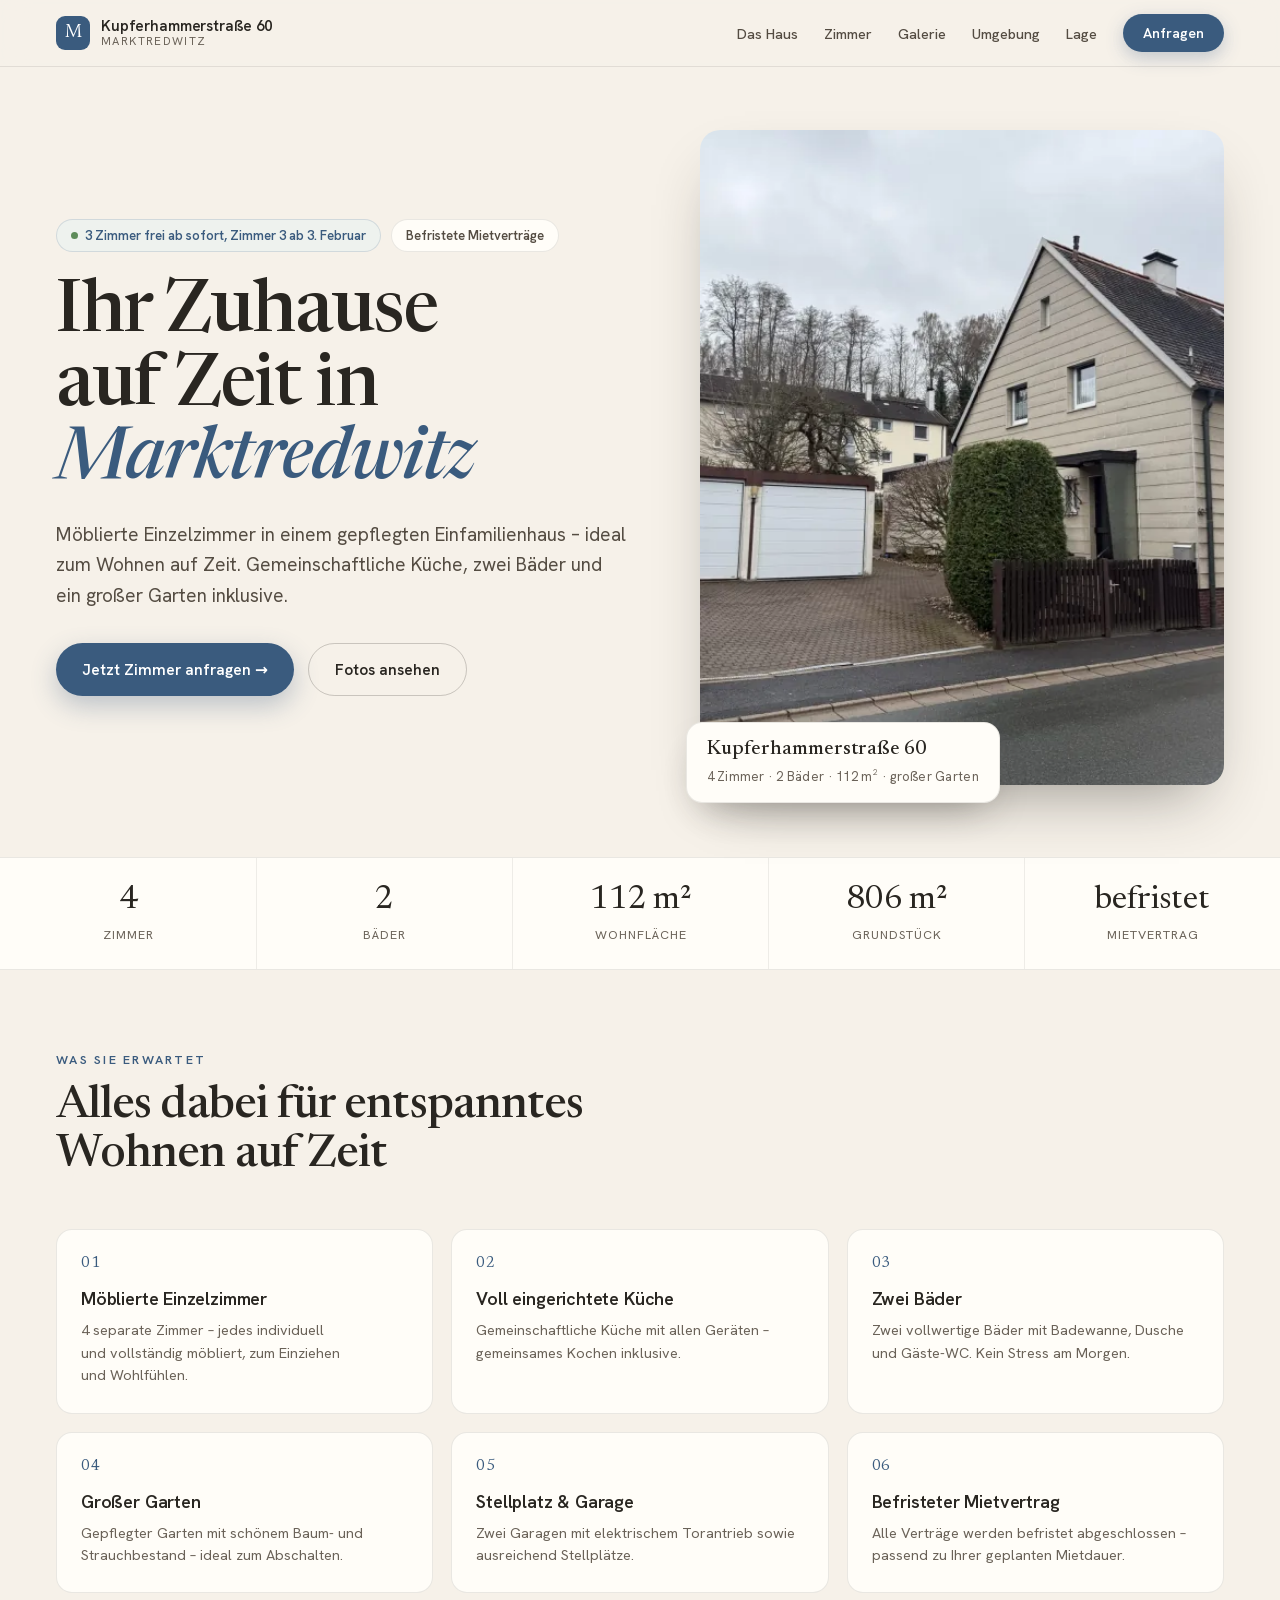
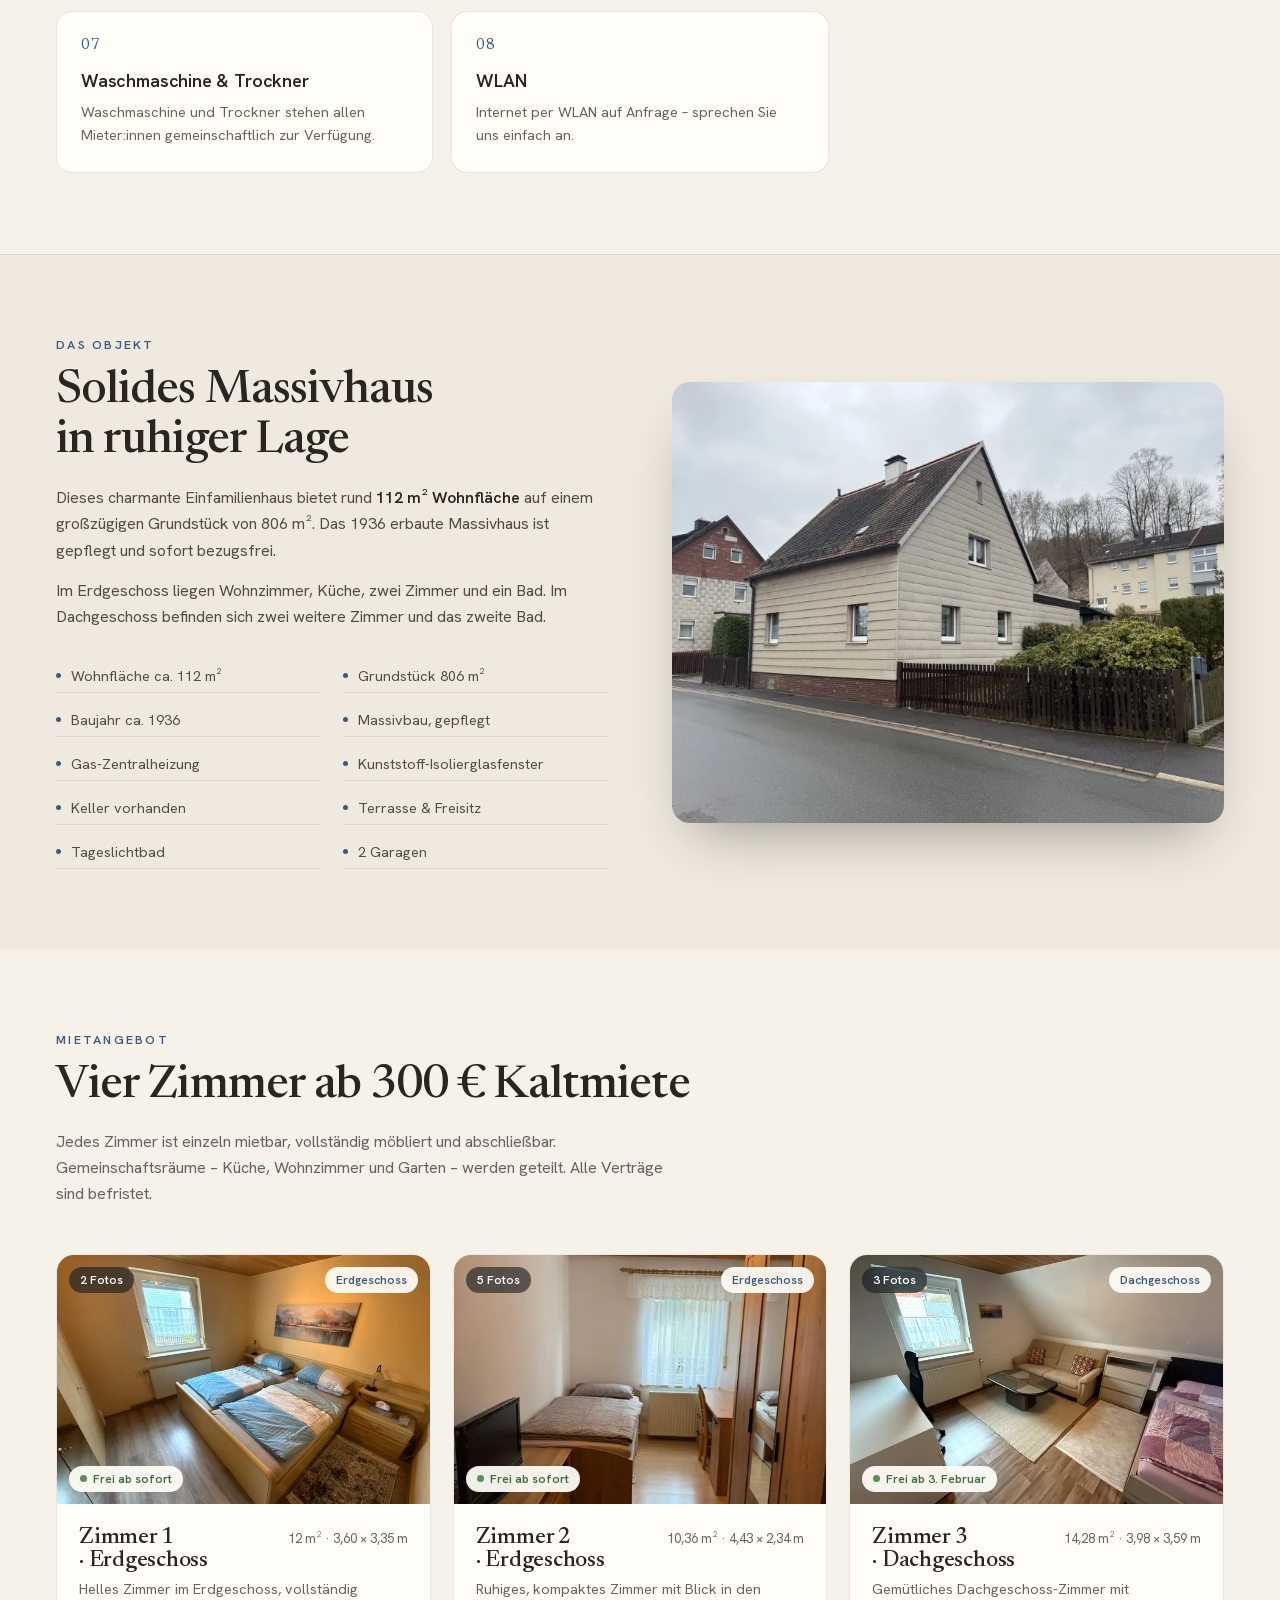
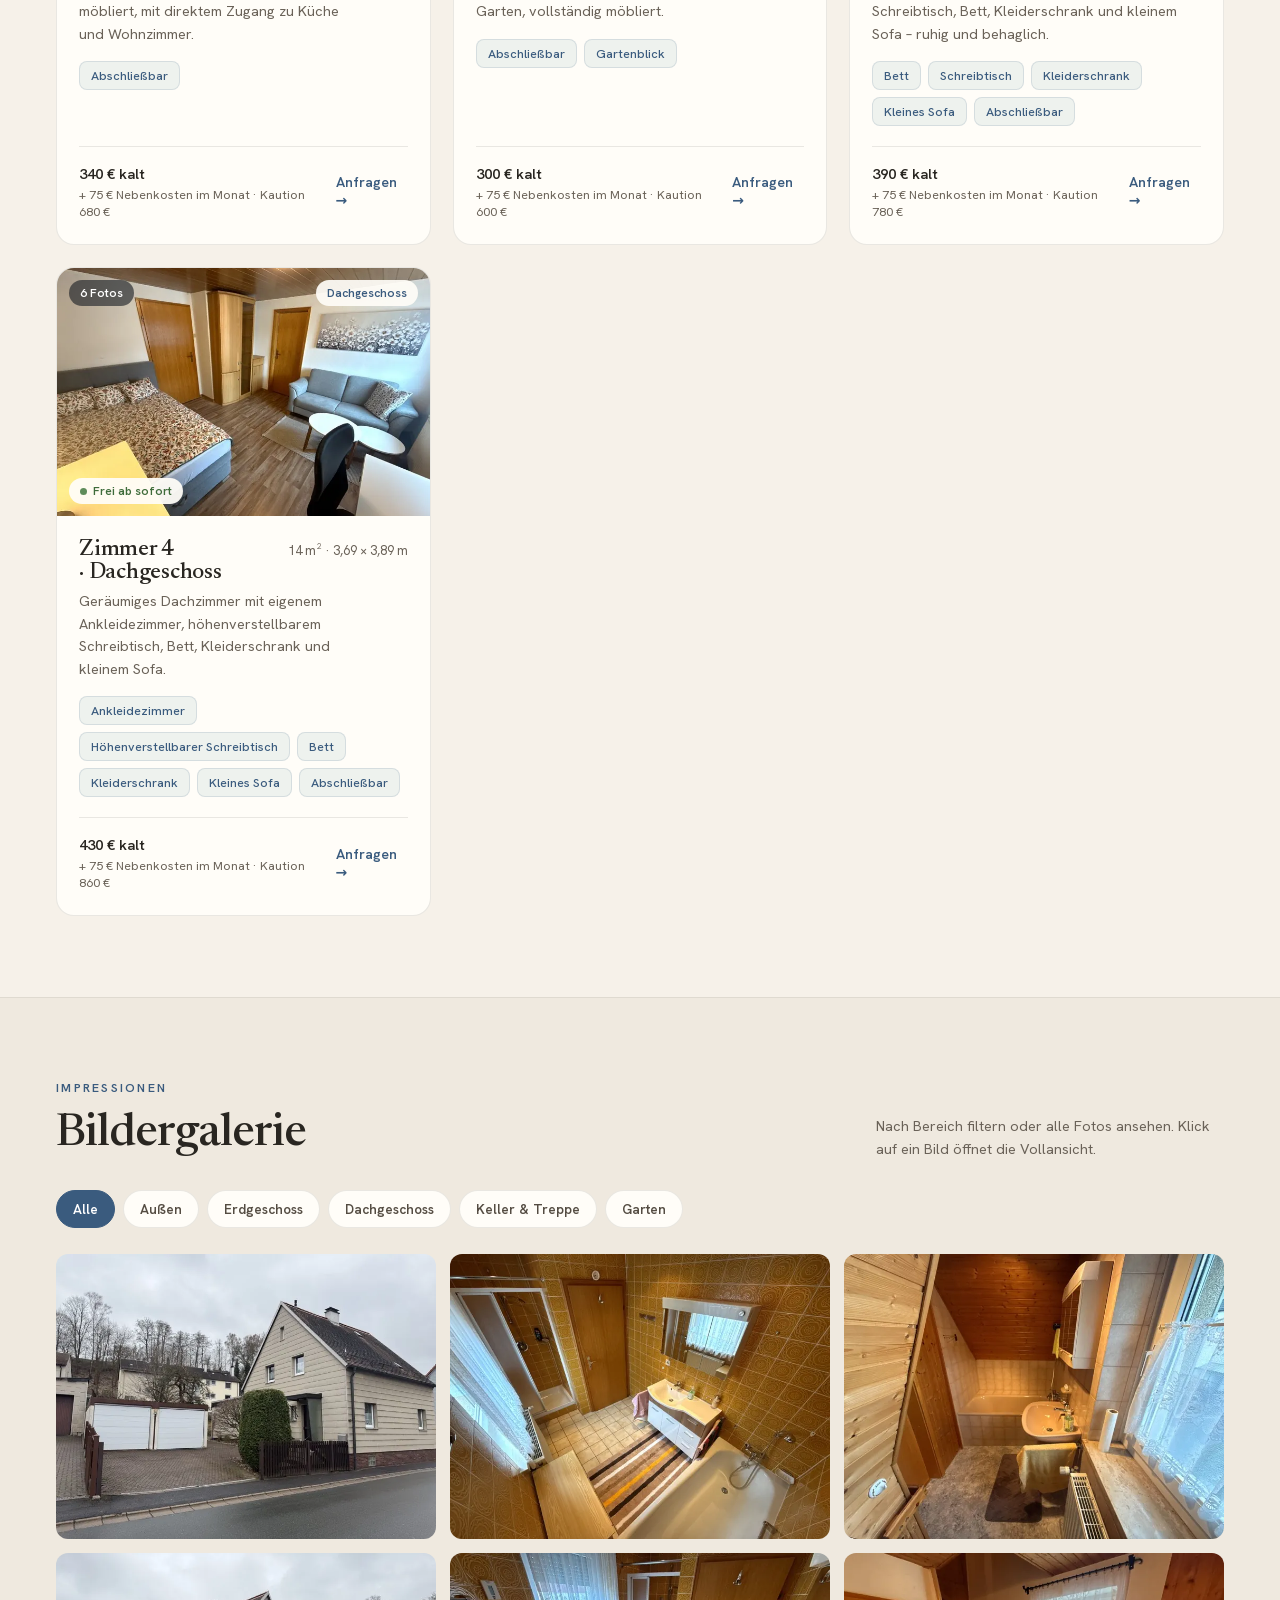
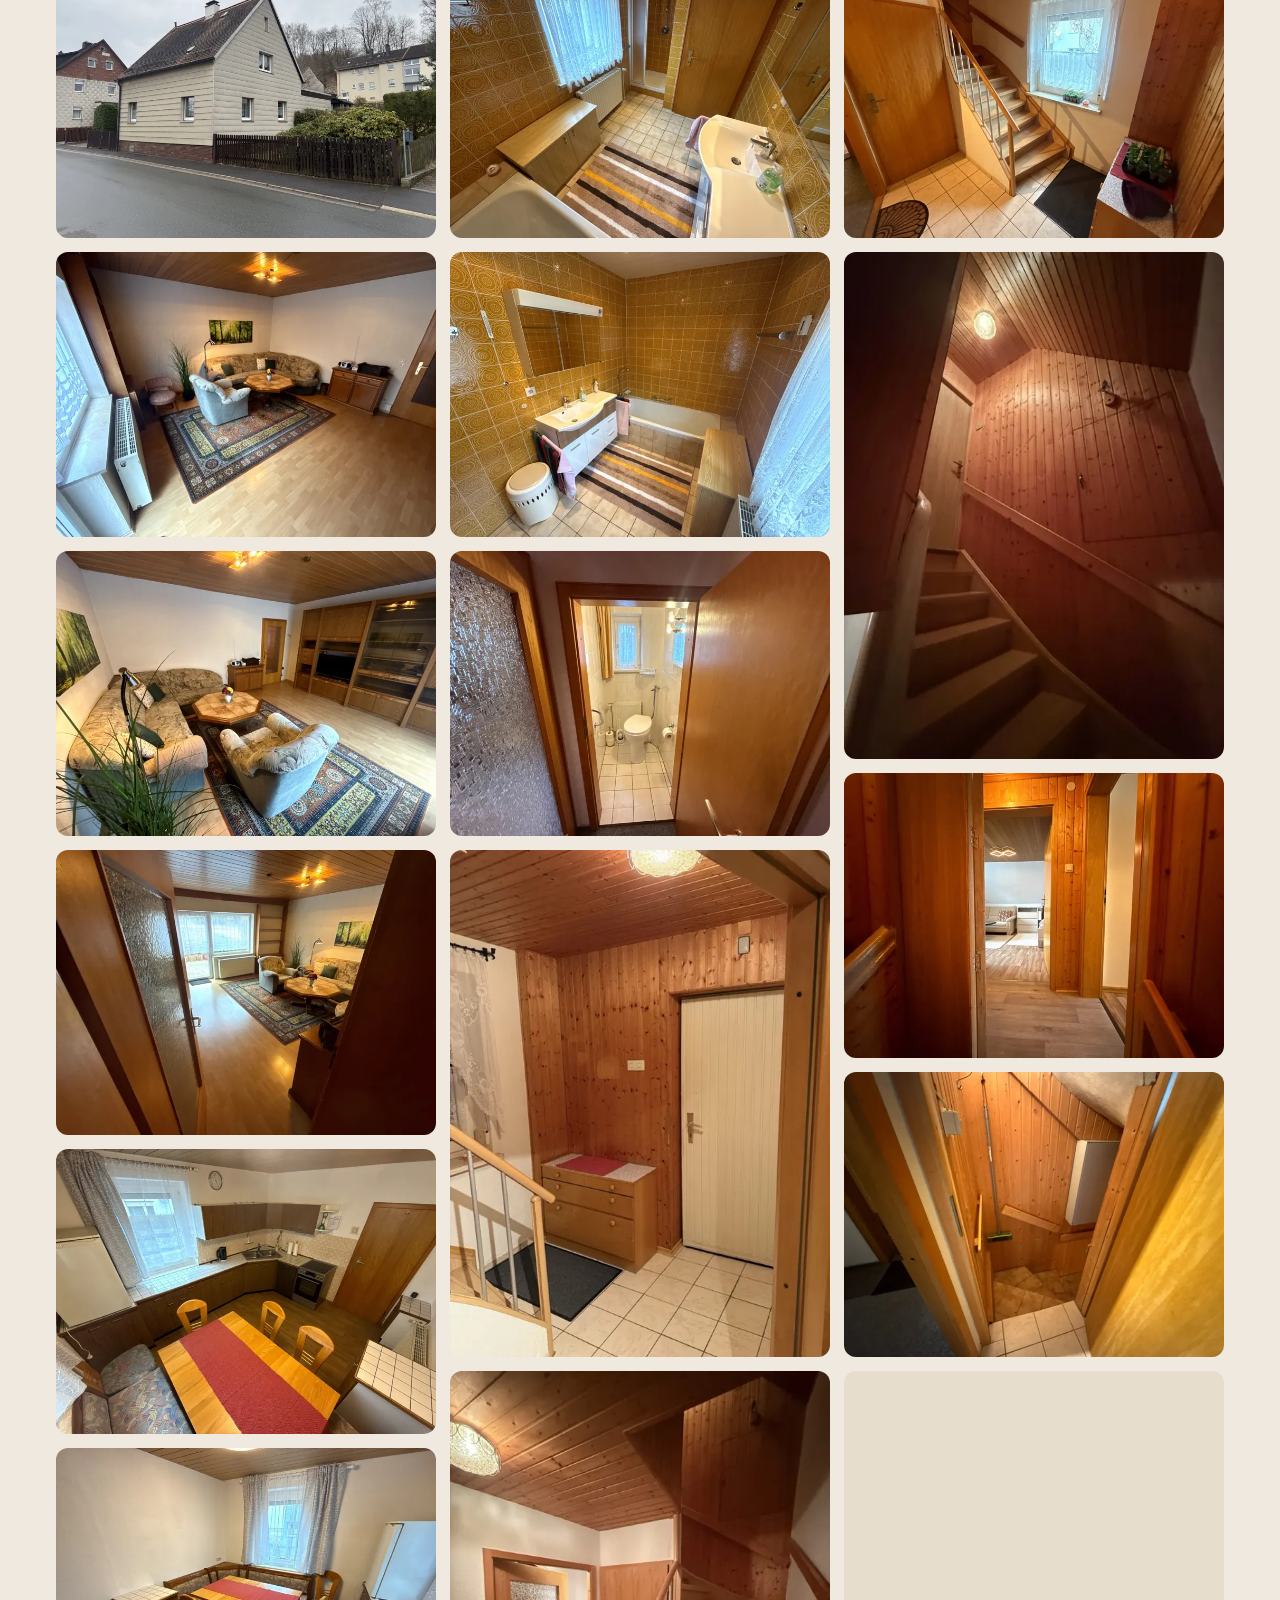
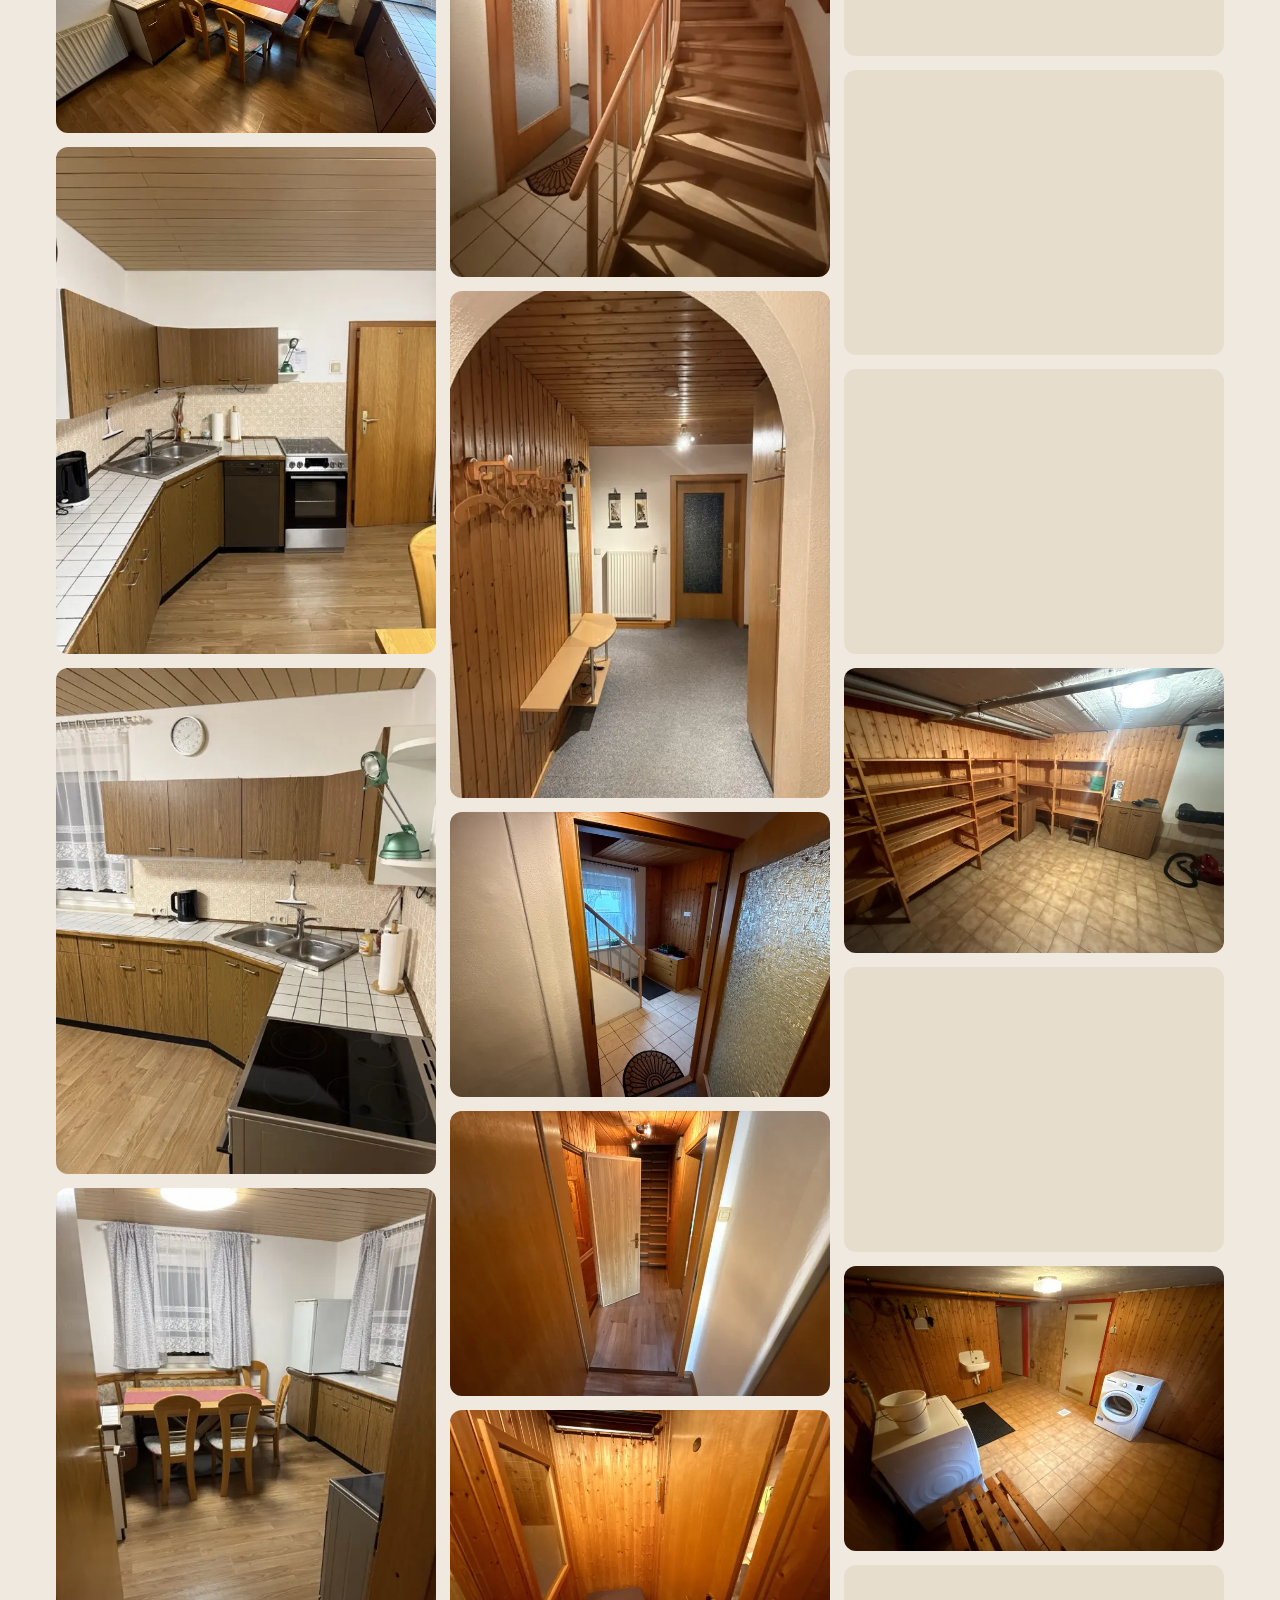
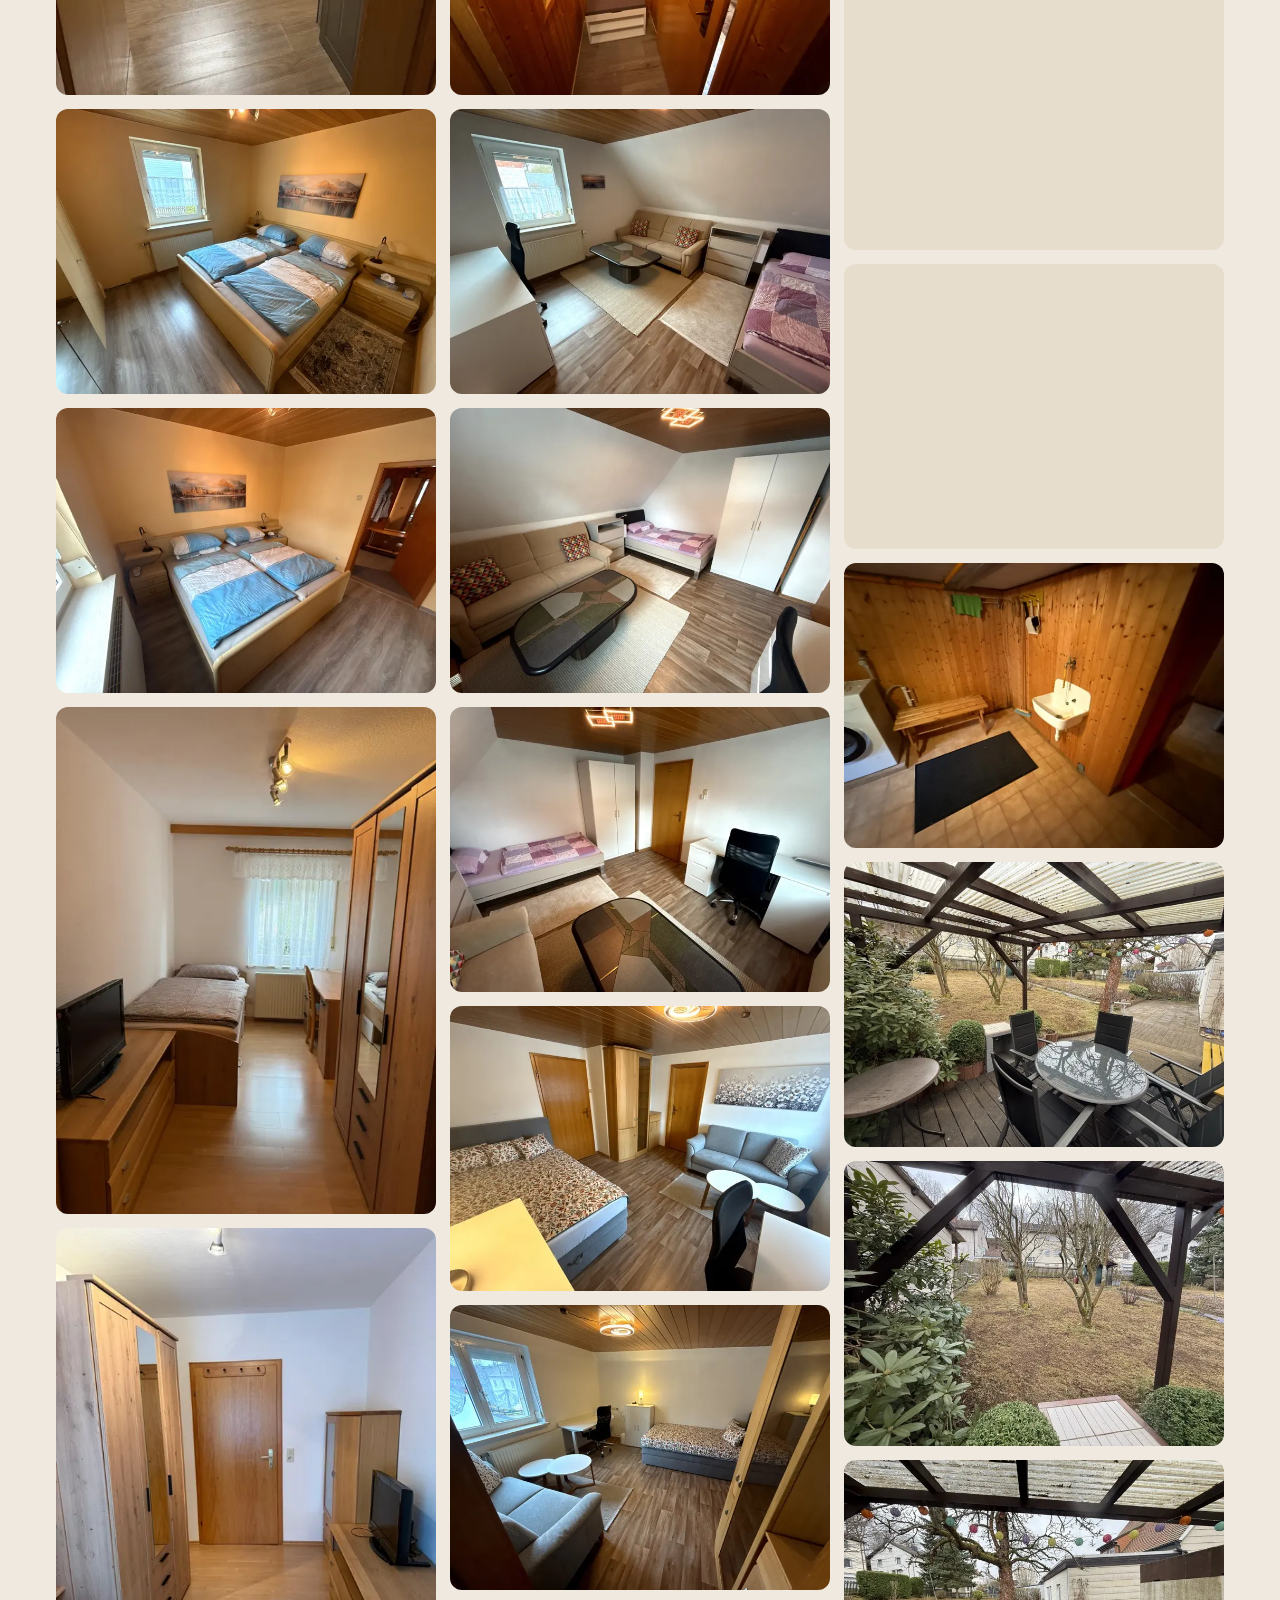
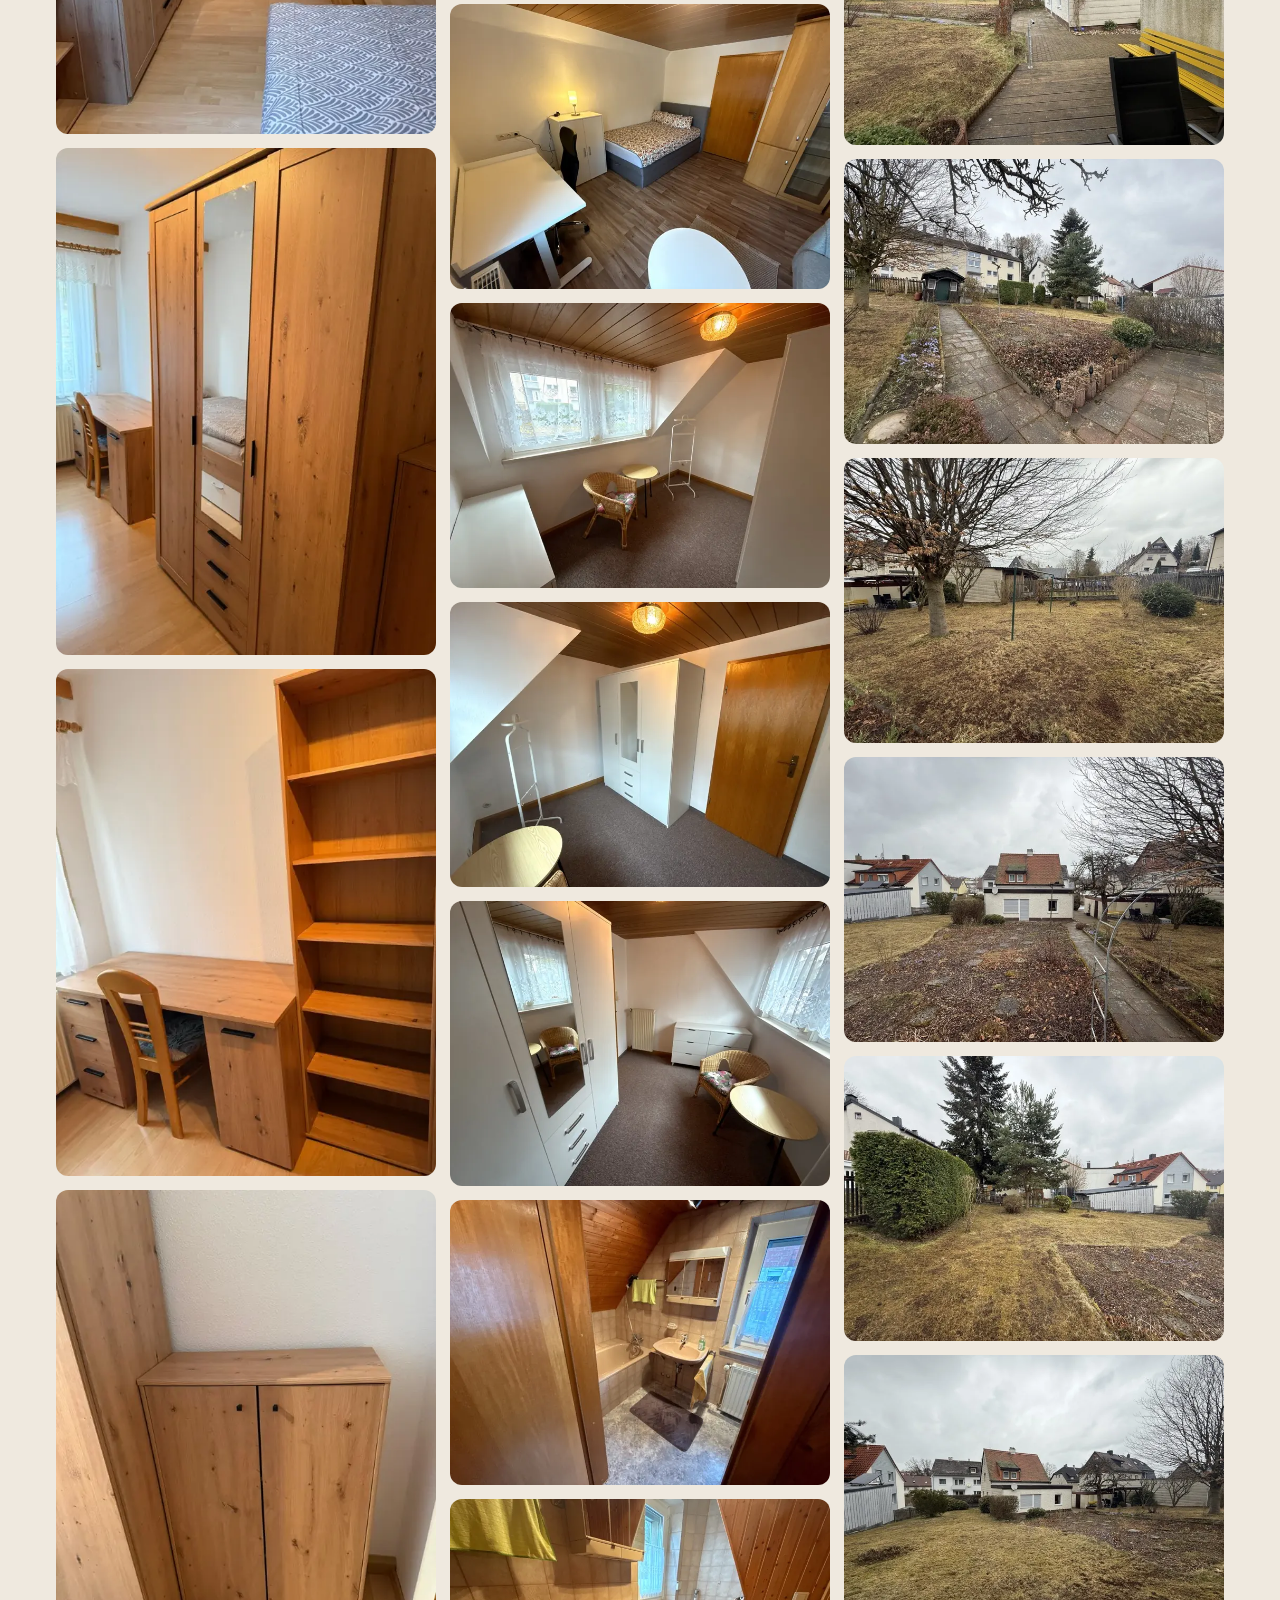
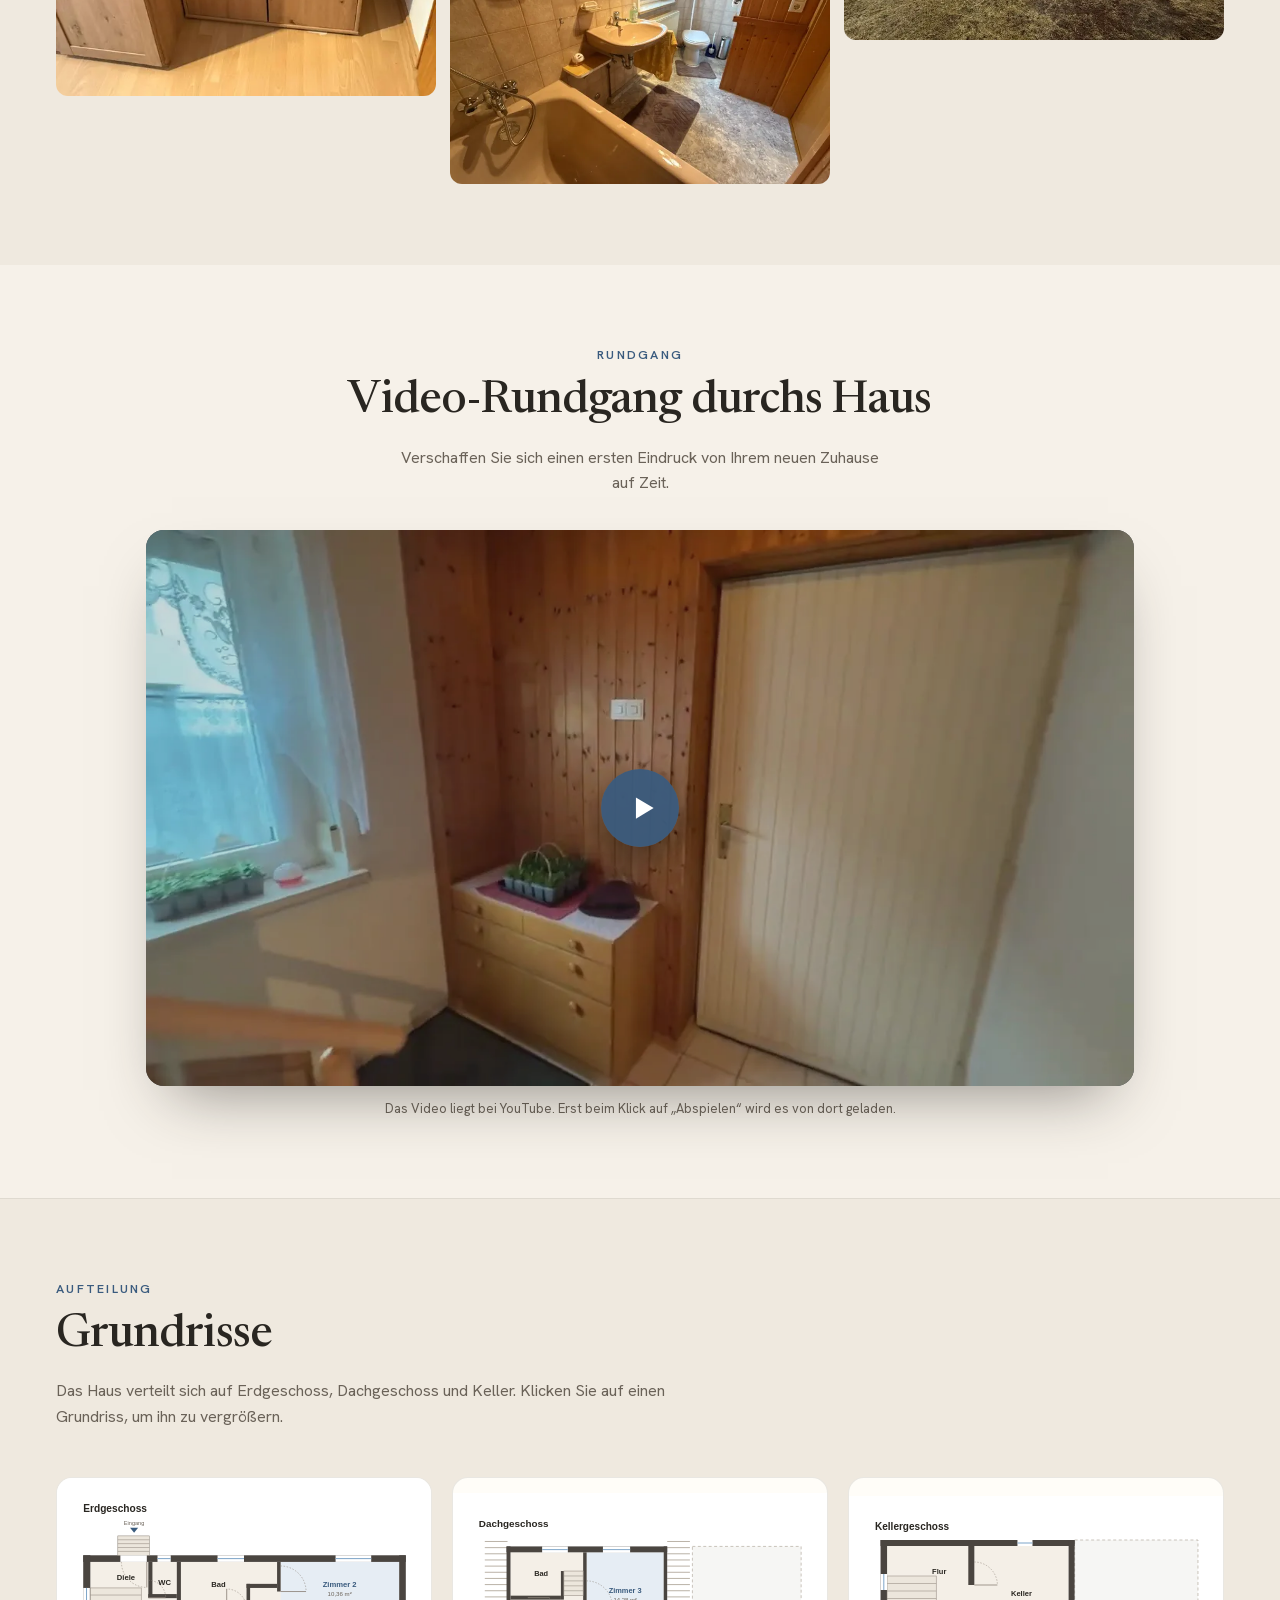
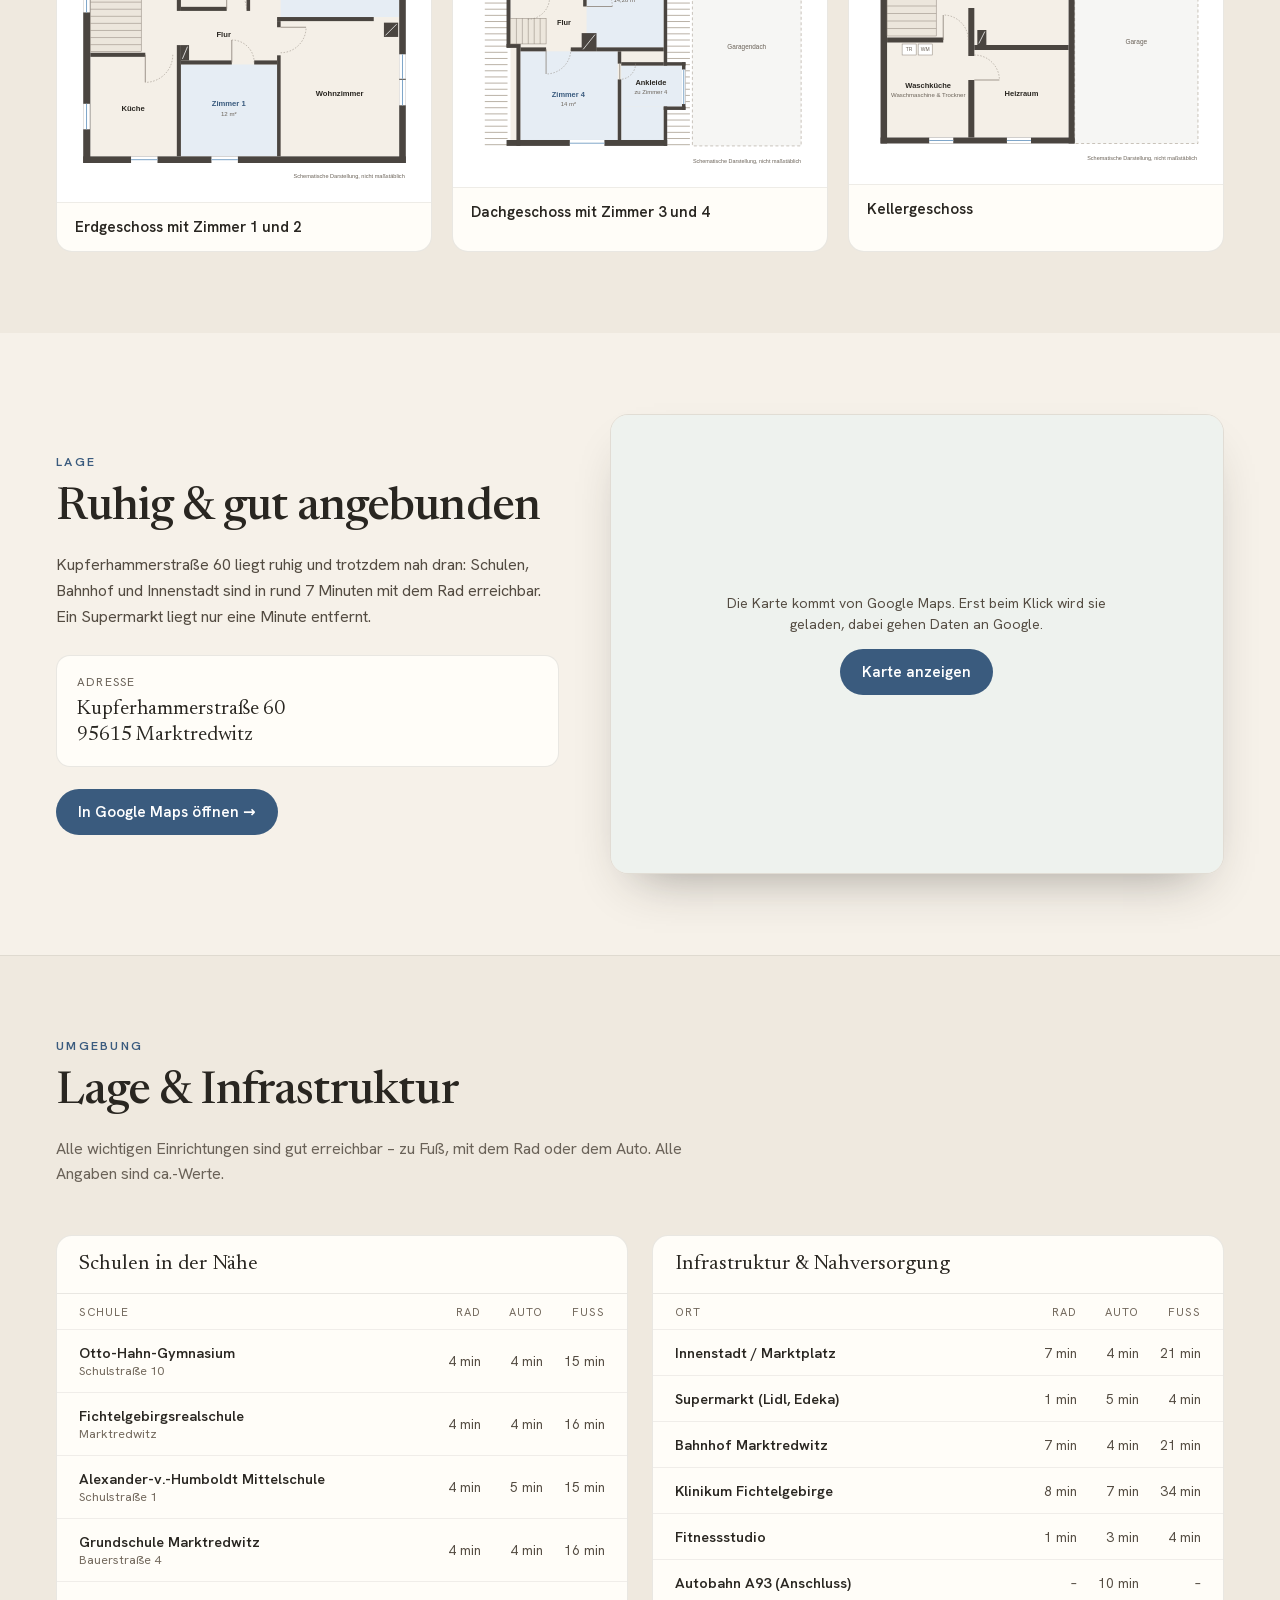
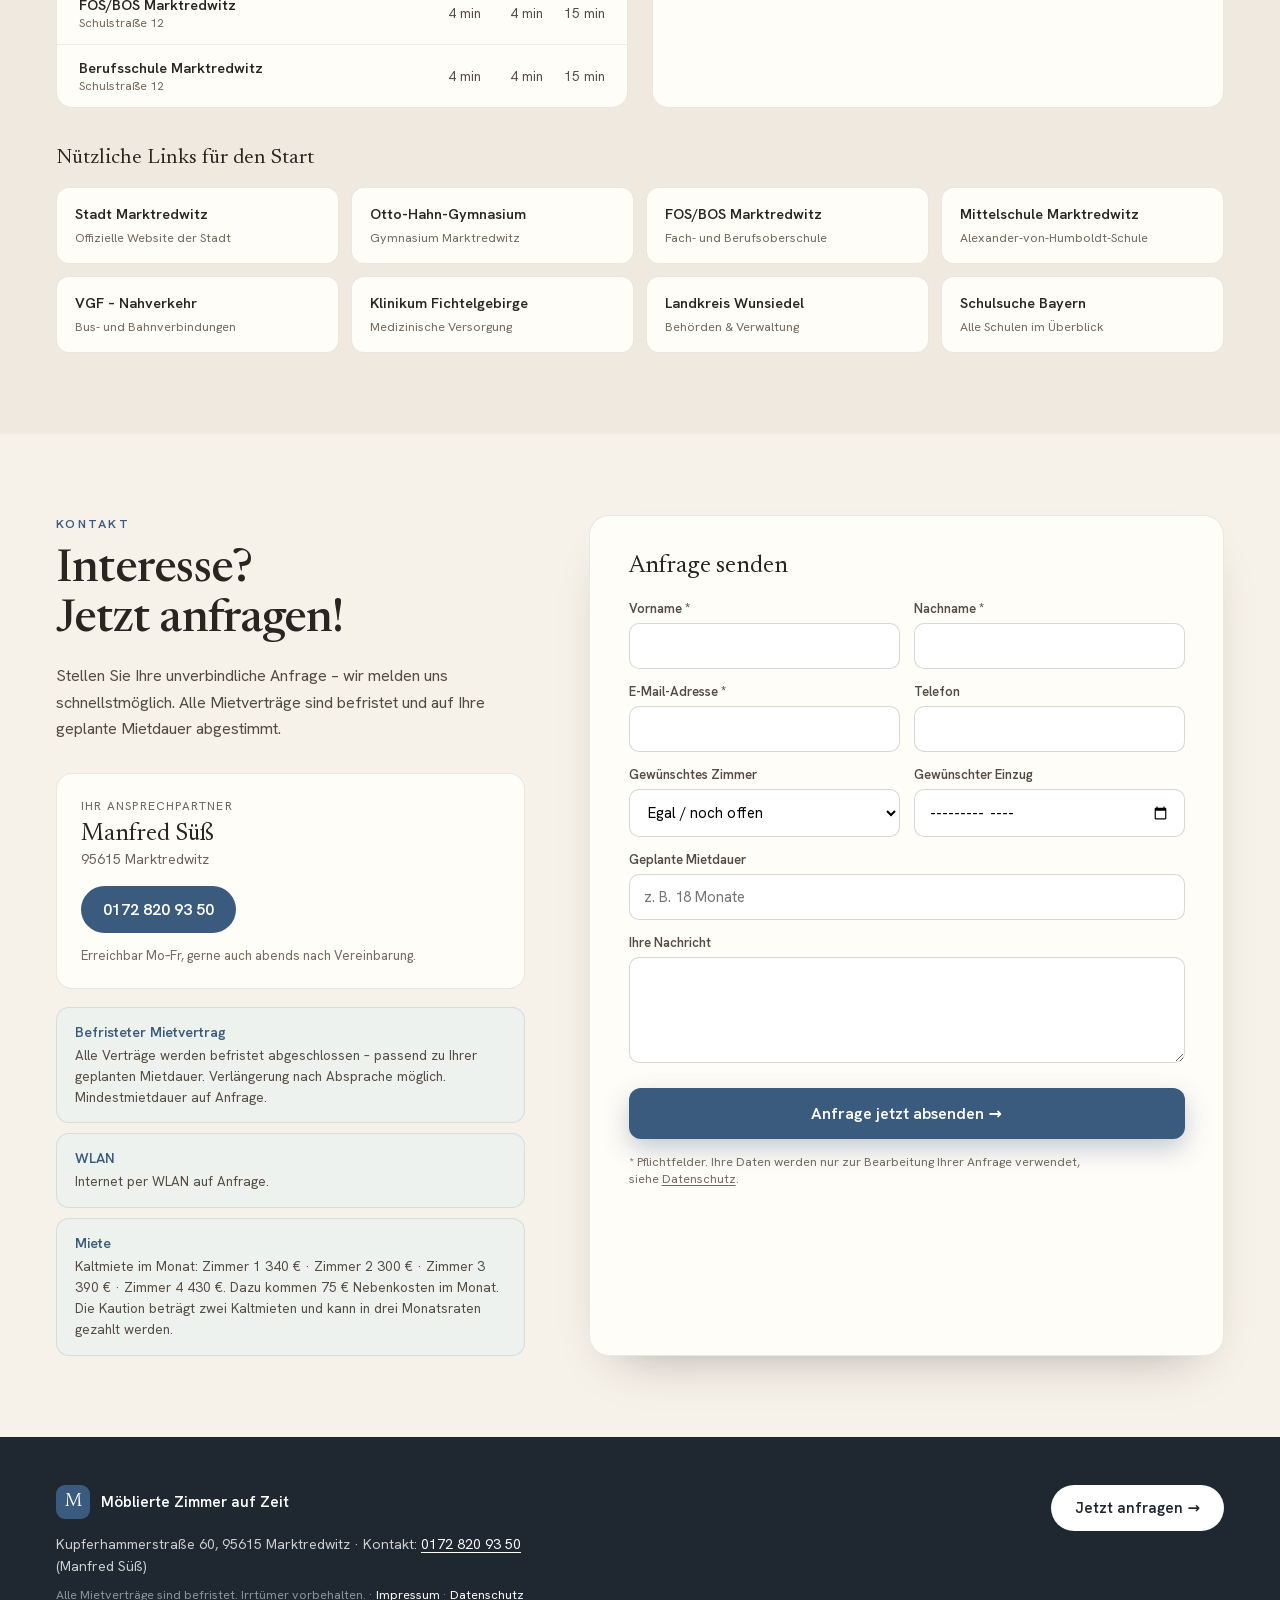
<file: index.html>
<!DOCTYPE html>
<html lang="de">
<head>
  <meta charset="UTF-8">
  <meta name="viewport" content="width=device-width, initial-scale=1.0">
  <title>Möblierte Zimmer – Marktredwitz</title>
  <meta name="description" content="Möblierte Zimmer in ruhiger Lage. Kupferhammerstraße 60, 95615 Marktredwitz. Befristete Mietverträge. Jetzt anfragen!">
  <link rel="icon" href="data:image/svg+xml,<svg xmlns='http://www.w3.org/2000/svg' viewBox='0 0 100 100'><text y='.9em' font-size='90'>🏡</text></svg>">
  <link rel="canonical" href="https://zimmer.psue.de/">
  <meta property="og:type" content="website">
  <meta property="og:locale" content="de_DE">
  <meta property="og:url" content="https://zimmer.psue.de/">
  <meta property="og:title" content="Möblierte Zimmer in Marktredwitz">
  <meta property="og:description" content="4 möblierte Einzelzimmer ab 300 € kalt im Haus mit Garten, Kupferhammerstraße 60. Befristete Mietverträge.">
  <meta property="og:image" content="https://zimmer.psue.de/_images/Haus/001.jpg">
  <link rel="stylesheet" href="fonts/fonts.css">
  <link rel="stylesheet" href="tokens.css">
  <style>
    :root{ --maxw:1280px; --pad:clamp(20px,5vw,56px); --sec:clamp(56px,9vh,104px); }
    *{ box-sizing:border-box; }
    html{ scroll-behavior:smooth; scroll-padding-top:84px; }
    body{ margin:0; background:var(--bg); color:var(--ink); font-family:var(--sans); -webkit-font-smoothing:antialiased; }
    img{ display:block; max-width:100%; height:auto; }
    a{ color:inherit; text-decoration:none; }
    button{ font-family:inherit; }
    p{ text-wrap:pretty; }
    h1,h2,h3{ text-wrap:balance; }

    @keyframes kb{ from{ transform:scale(1.08); } to{ transform:scale(1); } }
    @keyframes fadeUp{ from{ opacity:0; transform:translateY(18px); } to{ opacity:1; transform:translateY(0); } }
    @keyframes fadeIn{ from{ opacity:0; } to{ opacity:1; } }
    @media (prefers-reduced-motion:reduce){ *{ animation:none !important; } html{ scroll-behavior:auto; } }

    .wrap{ max-width:var(--maxw); margin:0 auto; }
    .eyebrow{ font-size:12.5px; letter-spacing:0.18em; text-transform:uppercase; color:var(--accent); font-weight:600; margin-bottom:14px; }
    h2.h{ font-family:var(--serif); font-weight:500; font-size:clamp(28px,3.6vw,46px); line-height:1.08; letter-spacing:-0.02em; margin:0 0 18px; }
    h2.h:last-child{ margin-bottom:0; }
    .sub{ font-size:16px; line-height:1.6; color:var(--muted); margin:0; }

    /* ── NAV ── */
    .site-head{ position:sticky; top:0; z-index:50; }
    .nav{ display:flex; align-items:center; justify-content:space-between; gap:24px;
      padding:14px var(--pad); background:rgb(var(--bg-rgb) / 0.82); backdrop-filter:blur(14px); -webkit-backdrop-filter:blur(14px);
      border-bottom:1px solid var(--border); }
    .brand{ display:flex; align-items:center; gap:11px; }
    .brand .mark{ display:grid; place-items:center; width:34px; height:34px; border-radius:9px; background:var(--accent); color:#fff; font-family:var(--serif); font-size:18px; line-height:1; }
    .brand .name{ display:flex; flex-direction:column; line-height:1.1; }
    .brand .name b{ font-weight:600; font-size:15px; letter-spacing:-0.01em; }
    .brand .name small{ font-size:11.5px; letter-spacing:0.12em; text-transform:uppercase; color:var(--muted); }
    .nav-right{ display:flex; gap:26px; align-items:center; }
    .nav-links{ display:flex; gap:26px; font-size:14.5px; font-weight:500; color:var(--ink-soft); }
    .nav-links a{ padding:4px 0; transition:color .15s ease; }
    .nav-links a:hover{ color:var(--accent); }
    .btn-pill{ display:inline-flex; align-items:center; gap:7px; padding:10px 20px; border-radius:999px; background:var(--accent); color:#fff; font-weight:600; font-size:14px; box-shadow:0 6px 18px rgb(var(--accent-rgb) / 0.28); transition:transform .18s ease, box-shadow .18s ease; }
    .btn-pill:hover{ transform:translateY(-1px); box-shadow:0 10px 26px rgb(var(--accent-rgb) / 0.36); }
    .nav-toggle{ display:none; width:42px; height:42px; border:1px solid var(--border); border-radius:11px; background:var(--surface); cursor:pointer; align-items:center; justify-content:center; }
    .nav-toggle span{ position:relative; width:18px; height:2px; background:var(--ink); border-radius:2px; }
    .nav-toggle span::before,.nav-toggle span::after{ content:""; position:absolute; left:0; width:18px; height:2px; background:var(--ink); border-radius:2px; }
    .nav-toggle span{ transition:background .15s ease; }
    .nav-toggle span::before,.nav-toggle span::after{ transition:transform .2s cubic-bezier(.2,.7,.2,1), top .2s cubic-bezier(.2,.7,.2,1); }
    .nav-toggle span::before{ top:-6px; } .nav-toggle span::after{ top:6px; }
    .nav-toggle[aria-expanded="true"] span{ background:transparent; }
    .nav-toggle[aria-expanded="true"] span::before{ top:0; transform:rotate(45deg); }
    .nav-toggle[aria-expanded="true"] span::after{ top:0; transform:rotate(-45deg); }
    .skip{ position:absolute; left:16px; top:-60px; z-index:200; padding:12px 18px; border-radius:10px; background:var(--accent); color:#fff; font-weight:600; font-size:15px; }
    .skip:focus{ top:12px; }
    .mobile-menu{ display:none; flex-direction:column; gap:4px; padding:8px var(--pad) 18px; background:rgb(var(--bg-rgb) / 0.97); backdrop-filter:blur(14px); border-bottom:1px solid var(--border); }
    .mobile-menu.open{ display:flex; }
    .mobile-menu a{ padding:12px 4px; font-size:16px; font-weight:500; color:var(--ink-soft); border-bottom:1px solid var(--border); }

    /* ── BUTTONS ── */
    .cta{ display:inline-flex; align-items:center; gap:9px; padding:15px 26px; border-radius:999px; background:var(--accent); color:#fff; font-weight:600; font-size:15.5px; box-shadow:0 10px 26px rgb(var(--accent-rgb) / 0.30); transition:transform .18s ease, box-shadow .18s ease, background .18s ease; }
    .cta:hover{ transform:translateY(-2px); box-shadow:0 16px 34px rgb(var(--accent-rgb) / 0.4); background:var(--accent-dark); }
    .cta-ghost{ display:inline-flex; align-items:center; gap:9px; padding:15px 26px; border-radius:999px; background:transparent; border:1px solid rgb(var(--ink-rgb) / 0.22); color:var(--ink); font-weight:600; font-size:15.5px; transition:background .18s ease, border-color .18s ease; }
    .cta-ghost:hover{ background:var(--surface); border-color:rgb(var(--ink-rgb) / 0.38); }
    .cta-sm{ display:inline-flex; align-items:center; gap:9px; padding:13px 22px; border-radius:999px; background:var(--accent); color:#fff; font-weight:600; font-size:15px; transition:background .18s ease; }
    .cta-sm:hover{ background:var(--accent-dark); }
    .cta-tel{ font-size:16px; font-variant-numeric:tabular-nums; }

    /* ── HERO ── */
    .hero{ display:grid; grid-template-columns:1.05fr 0.95fr; gap:clamp(28px,5vw,72px); align-items:center; max-width:var(--maxw); margin:0 auto; padding:clamp(40px,7vh,84px) var(--pad) clamp(48px,8vh,96px); }
    .hero-copy{ animation:fadeUp .7s ease both; }
    .badges{ display:flex; flex-wrap:wrap; gap:10px; margin-bottom:26px; }
    .badge{ display:inline-flex; align-items:center; gap:7px; padding:7px 14px; border-radius:999px; background:var(--surface-3); border:1px solid rgb(var(--accent-rgb) / 0.16); font-size:13px; font-weight:600; color:var(--accent); }
    .badge.alt{ background:var(--surface); border-color:var(--border); color:var(--ink-soft); }
    .dot{ width:7px; height:7px; border-radius:50%; background:var(--ok); }
    .hero h1{ font-family:var(--serif); font-weight:500; font-size:clamp(38px,5.6vw,74px); line-height:1.02; letter-spacing:-0.02em; margin:0 0 22px; }
    .hero h1 em{ font-style:italic; color:var(--accent); }
    .hero p.lead{ font-size:clamp(16px,1.5vw,19px); line-height:1.6; color:var(--ink-soft); max-width:30em; margin:0 0 32px; }
    .hero-actions{ display:flex; flex-wrap:wrap; gap:14px; }
    .hero-media{ position:relative; animation:fadeUp .8s .1s ease both; }
    .hero-media figure{ margin:0; position:relative; aspect-ratio:4/5; border-radius:20px; overflow:hidden; box-shadow:0 30px 60px -24px rgb(var(--ink-rgb) / 0.45); }
    .hero-media img{ width:100%; height:100%; object-fit:cover; animation:kb 6s ease-out both; }
    .hero-card{ position:absolute; left:-14px; bottom:-18px; background:var(--surface); border:1px solid var(--border); border-radius:16px; padding:16px 20px; box-shadow:0 18px 40px -16px rgb(var(--ink-rgb) / 0.4); }
    .hero-card b{ display:block; font-family:var(--serif); font-weight:500; font-size:20px; line-height:1; margin-bottom:6px; }
    .hero-card span{ font-size:13px; color:var(--muted); letter-spacing:0.02em; }

    /* ── STATS ── */
    .stats{ border-top:1px solid var(--border); border-bottom:1px solid var(--border); background:var(--surface); }
    .stats-grid{ max-width:var(--maxw); margin:0 auto; display:grid; grid-template-columns:repeat(5,1fr); }
    .stat{ padding:26px clamp(14px,2vw,28px); text-align:center; border-left:1px solid rgb(var(--ink-rgb) / 0.08); }
    .stat:first-child{ border-left:0; }
    .stat .v{ font-family:var(--serif); font-size:clamp(24px,2.6vw,34px); line-height:1; letter-spacing:-0.01em; }
    .stat .l{ font-size:12.5px; letter-spacing:0.08em; text-transform:uppercase; color:var(--muted); margin-top:8px; }

    /* ── SECTIONS ── */
    section.pad{ max-width:var(--maxw); margin:0 auto; padding:var(--sec) var(--pad); }
    .tinted{ background:var(--surface-2); border-top:1px solid rgb(var(--ink-rgb) / 0.08); }
    .tinted .inner{ max-width:var(--maxw); margin:0 auto; padding:var(--sec) var(--pad); }
    .head-block{ max-width:40em; margin-bottom:48px; }

    /* ── FEATURES ── */
    .feat-grid{ display:grid; grid-template-columns:repeat(auto-fill,minmax(280px,1fr)); gap:18px; }
    .feat{ background:var(--surface); border:1px solid var(--border); border-radius:16px; padding:26px 24px; transition:transform .2s ease, box-shadow .2s ease; }
    .feat:hover{ transform:translateY(-3px); box-shadow:0 16px 32px -18px rgb(var(--ink-rgb) / 0.35); }
    .feat .num{ font-family:var(--serif); font-size:15px; color:var(--accent); margin-bottom:16px; letter-spacing:0.04em; }
    .feat h3{ font-size:18px; font-weight:600; letter-spacing:-0.01em; margin:0 0 9px; }
    .feat p{ font-size:14.5px; line-height:1.55; color:var(--muted); margin:0; }

    /* ── HAUS ── */
    .split{ display:grid; grid-template-columns:1fr 1fr; gap:clamp(32px,5vw,72px); align-items:center; }
    .split p{ font-size:16px; line-height:1.65; color:var(--ink-soft); margin:0 0 14px; }
    .split strong{ font-weight:600; color:var(--ink); }
    .specs{ display:grid; grid-template-columns:1fr 1fr; gap:10px 22px; margin-top:28px; }
    .spec{ display:flex; align-items:center; gap:10px; font-size:14.5px; color:var(--ink-soft); padding:7px 0; border-bottom:1px solid var(--border); }
    .spec .pt{ width:5px; height:5px; border-radius:50%; background:var(--accent); flex:none; }
    .photo{ margin:0; aspect-ratio:5/4; border-radius:18px; overflow:hidden; box-shadow:0 28px 54px -24px rgb(var(--ink-rgb) / 0.45); }
    .photo img{ width:100%; height:100%; object-fit:cover; }

    /* ── ZIMMER ── */
    .room-grid{ display:grid; grid-template-columns:repeat(auto-fill,minmax(300px,1fr)); gap:22px; }
    .room{ background:var(--surface); border:1px solid var(--border); border-radius:18px; overflow:hidden; display:flex; flex-direction:column; transition:transform .2s ease, box-shadow .2s ease; }
    .room:hover{ transform:translateY(-3px); box-shadow:0 22px 44px -22px rgb(var(--ink-rgb) / 0.4); }
    .room-cover{ position:relative; border:0; padding:0; cursor:pointer; display:block; background:var(--photo-bg); aspect-ratio:3/2; overflow:hidden; width:100%; }
    .room-cover img{ width:100%; height:100%; object-fit:cover; transition:transform .4s ease; }
    .room-cover:hover img{ transform:scale(1.05); }
    .room-cover .tagimg{ position:absolute; top:12px; left:12px; padding:5px 11px; border-radius:999px; background:rgba(20,26,32,0.6); backdrop-filter:blur(6px); color:#fff; font-size:12px; font-weight:600; }
    .room-cover .tagfree{ position:absolute; bottom:12px; left:12px; display:inline-flex; align-items:center; gap:6px; padding:5px 11px; border-radius:999px; background:rgba(255,253,248,0.94); color:var(--ok-ink); font-size:12px; font-weight:600; }
    .room-cover .tagfree::before{ content:""; width:7px; height:7px; border-radius:50%; background:var(--ok); }
    .room-cover .tagfloor{ position:absolute; top:12px; right:12px; padding:5px 11px; border-radius:999px; background:rgba(255,253,248,0.92); color:var(--accent); font-size:12px; font-weight:600; }
    .room-body{ padding:22px 22px 24px; display:flex; flex-direction:column; flex:1; }
    .room-title{ display:flex; align-items:baseline; justify-content:space-between; gap:12px; margin-bottom:6px; }
    .room-title h3{ font-family:var(--serif); font-weight:500; font-size:23px; letter-spacing:-0.01em; margin:0; }
    .room-title span{ font-size:13px; color:var(--muted); white-space:nowrap; }
    .room-body p{ font-size:14.5px; line-height:1.55; color:var(--muted); margin:0 0 16px; }
    .chips{ display:flex; flex-wrap:wrap; gap:7px; margin-bottom:20px; }
    .chip{ padding:5px 11px; border-radius:8px; background:var(--surface-3); border:1px solid rgb(var(--accent-rgb) / 0.14); font-size:12.5px; font-weight:500; color:var(--accent); }
    .room-foot{ margin-top:auto; display:flex; align-items:center; justify-content:space-between; gap:12px; padding-top:16px; border-top:1px solid var(--border); }
    .room-foot b{ font-weight:600; font-size:14.5px; }
    .room-foot .nk{ display:block; font-size:12.5px; color:var(--muted); margin-top:2px; }
    .room-foot a{ padding:10px 0; font-size:14px; font-weight:600; color:var(--accent); }
    .room-foot a:hover{ color:var(--accent-dark); }

    /* ── GALERIE ── */
    .gal-head{ display:flex; flex-wrap:wrap; align-items:flex-end; justify-content:space-between; gap:20px; margin-bottom:30px; }
    .gal-note{ font-size:14.5px; line-height:1.55; color:var(--muted); max-width:24em; margin:0; }
    .filters{ display:flex; flex-wrap:wrap; gap:8px; margin-bottom:26px; }
    .filter{ padding:9px 16px; border-radius:999px; cursor:pointer; font-size:13.5px; font-weight:600; transition:all .15s ease; border:1px solid var(--border); background:var(--surface); color:var(--ink-soft); }
    .filter.active{ border-color:var(--accent); background:var(--accent); color:#fff; }
    .masonry{ columns:3 280px; column-gap:14px; }
    .masonry button{ display:block; width:100%; margin:0 0 14px; padding:0; border:0; border-radius:12px; overflow:hidden; cursor:pointer; background:var(--photo-bg); break-inside:avoid; position:relative; }
    .masonry img{ width:100%; display:block; transition:transform .4s ease; }
    .masonry button:hover img{ transform:scale(1.04); }

    /* ── VIDEO ── */
    .video-wrap{ max-width:1100px; margin:0 auto; padding:var(--sec) var(--pad); text-align:center; }
    .video-wrap .sub{ max-width:32em; margin:0 auto 34px; }
    .video-frame{ position:relative; aspect-ratio:16/9; border-radius:18px; overflow:hidden; box-shadow:0 30px 60px -26px rgb(var(--ink-rgb) / 0.5); }
    .video-frame iframe{ position:absolute; inset:0; width:100%; height:100%; border:0; }
    .video-play{ position:absolute; inset:0; width:100%; height:100%; padding:0; border:0; cursor:pointer; background:var(--night); }
    .video-play img{ width:100%; height:100%; object-fit:cover; opacity:0.82; }
    .play-ring{ position:absolute; inset:0; display:grid; place-items:center; }
    .play-ring > span{ display:grid; place-items:center; width:78px; height:78px; border-radius:50%; background:rgb(var(--accent-rgb) / 0.94); box-shadow:0 12px 30px rgba(0,0,0,0.4); transition:transform .2s ease; }
    .video-play:hover .play-ring > span{ transform:scale(1.07); }
    .play-ring svg{ display:block; width:34px; height:34px; margin-left:5px; }

    /* ── GRUNDRISSE ── */
    .fp-grid{ display:grid; grid-template-columns:repeat(auto-fit,minmax(260px,1fr)); gap:20px; }
    .fp{ background:var(--surface); border:1px solid var(--border); border-radius:16px; overflow:hidden; cursor:pointer; padding:0; text-align:left; transition:box-shadow .2s ease; width:100%; }
    .fp:hover{ box-shadow:0 18px 38px -20px rgb(var(--ink-rgb) / 0.4); }
    .fp .img{ display:block; background:var(--field); padding:14px; }
    .fp .img img{ width:100%; height:auto; object-fit:contain; }
    .fp .lbl{ display:block; color:var(--ink); padding:14px 18px; border-top:1px solid rgb(var(--ink-rgb) / 0.08); font-weight:600; font-size:15px; }

    /* ── LAGE ── */
    .lage{ display:grid; grid-template-columns:0.9fr 1.1fr; gap:clamp(28px,4vw,56px); align-items:center; }
    .lage p{ font-size:16px; line-height:1.65; color:var(--ink-soft); margin:0 0 24px; }
    .addr-card{ background:var(--surface); border:1px solid var(--border); border-radius:14px; padding:18px 20px; margin-bottom:22px; }
    .addr-card .k{ font-size:12px; letter-spacing:0.1em; text-transform:uppercase; color:var(--muted); margin-bottom:6px; }
    .addr-card .v{ font-family:var(--serif); font-size:20px; line-height:1.3; }
    .map{ aspect-ratio:4/3; border-radius:18px; overflow:hidden; border:1px solid var(--border); box-shadow:0 24px 50px -26px rgb(var(--ink-rgb) / 0.45); }
    .map iframe{ width:100%; height:100%; border:0; }
    .map-consent{ width:100%; height:100%; display:flex; flex-direction:column; align-items:center; justify-content:center; gap:14px; padding:24px; text-align:center; background:var(--surface-3); }
    .map-consent p{ font-size:14px; line-height:1.5; color:var(--ink-soft); max-width:30em; margin:0; }
    .map-consent button{ border:0; cursor:pointer; }
    .video-note{ font-size:13px; color:var(--muted); margin:14px auto 0; max-width:40em; }

    /* ── UMGEBUNG ── */
    .umg-grid{ display:grid; grid-template-columns:1fr 1fr; gap:24px; margin-bottom:40px; }
    .table-card{ background:var(--surface); border:1px solid var(--border); border-radius:16px; overflow:hidden; }
    .dist{ width:100%; border-collapse:collapse; table-layout:fixed; font-variant-numeric:tabular-nums; }
    .dist caption{ text-align:left; padding:18px 22px; border-bottom:1px solid var(--border); font-family:var(--serif); font-size:21px; }
    .dist col.t{ width:62px; } .dist col.t:last-child{ width:84px; }
    .dist th,.dist td{ padding:13px 0 13px 10px; text-align:right; vertical-align:middle; font-size:13.5px; font-weight:400; color:var(--ink-soft); border-bottom:1px solid var(--rule); }
    .dist tr > :first-child{ padding-left:22px; text-align:left; }
    .dist tr > :last-child{ padding-right:22px; }
    .dist tbody tr:last-child > *{ border-bottom:0; }
    .dist thead th{ padding-top:10px; padding-bottom:10px; font-size:11.5px; letter-spacing:0.08em; text-transform:uppercase; color:var(--muted-2); }
    .dist tbody th{ color:var(--ink); font-size:14.5px; font-weight:600; hyphens:auto; -webkit-hyphens:auto; overflow-wrap:break-word; }
    .dist tbody th a{ text-decoration:none; }
    .dist tbody th a:hover{ color:var(--accent); text-decoration:underline; text-underline-offset:0.18em; }
    .dist tbody th small{ display:block; font-size:12.5px; font-weight:400; color:var(--muted-2); }
    .sr{ position:absolute; width:1px; height:1px; padding:0; margin:-1px; overflow:hidden; clip:rect(0 0 0 0); white-space:nowrap; border:0; }
    .links-title{ font-family:var(--serif); font-size:21px; margin-bottom:18px; }
    .links-grid{ display:grid; grid-template-columns:repeat(auto-fill,minmax(240px,1fr)); gap:12px; }
    .link-card{ display:block; background:var(--surface); border:1px solid var(--border); border-radius:13px; padding:16px 18px; transition:transform .18s ease, box-shadow .18s ease; }
    .link-card:hover{ transform:translateY(-2px); box-shadow:0 14px 28px -16px rgb(var(--ink-rgb) / 0.35); }
    .link-card b{ display:block; font-weight:600; font-size:14.5px; margin-bottom:3px; }
    .link-card small{ font-size:12.5px; color:var(--muted-2); }

    /* ── KONTAKT ── */
    .kontakt{ display:grid; grid-template-columns:0.85fr 1.15fr; gap:clamp(32px,5vw,64px); }
    .kontakt .intro p{ font-size:16px; line-height:1.65; color:var(--ink-soft); margin:0 0 30px; }
    .contact-card{ background:var(--surface); border:1px solid var(--border); border-radius:16px; padding:24px; margin-bottom:18px; }
    .contact-card .k{ font-size:12px; letter-spacing:0.1em; text-transform:uppercase; color:var(--muted); margin-bottom:8px; }
    .contact-card .nm{ font-family:var(--serif); font-size:24px; margin-bottom:4px; }
    .contact-card .loc{ font-size:14px; color:var(--muted); margin-bottom:18px; }
    .contact-card .note{ font-size:13px; color:var(--muted-2); margin-top:14px; }
    .note-box{ background:var(--surface-3); border:1px solid rgb(var(--accent-rgb) / 0.14); border-radius:13px; padding:15px 18px; margin-top:10px; }
    .note-box b{ display:block; font-weight:600; font-size:14px; margin-bottom:3px; color:var(--accent); }
    .note-box span{ font-size:13.5px; line-height:1.5; color:var(--ink-soft); }
    .form-card{ background:var(--surface); border:1px solid var(--border); border-radius:20px; padding:clamp(24px,3vw,40px); box-shadow:0 24px 50px -30px rgb(var(--ink-rgb) / 0.4); }
    .form-title{ font-family:var(--serif); font-size:24px; margin-bottom:22px; }
    .form-grid{ display:grid; grid-template-columns:1fr 1fr; gap:14px; }
    label.fld{ display:block; }
    label.fld.wide{ margin-top:14px; }
    label.fld > span{ display:block; font-size:13px; font-weight:600; color:var(--ink-soft); margin-bottom:6px; }
    .form-card input,.form-card select,.form-card textarea{ width:100%; padding:12px 14px; border-radius:10px; border:1px solid rgb(var(--ink-rgb) / 0.18); background:var(--field); font:inherit; font-size:15px; }
    .form-card textarea{ resize:vertical; }
    .form-card input:focus,.form-card select:focus,.form-card textarea:focus{ outline:none; border-color:var(--accent); box-shadow:0 0 0 3px rgb(var(--accent-rgb) / 0.32); }
    .form-submit{ width:100%; margin-top:20px; padding:15px; border:0; border-radius:12px; background:var(--accent); color:#fff; font:inherit; font-weight:600; font-size:16px; cursor:pointer; box-shadow:0 10px 26px rgb(var(--accent-rgb) / 0.30); transition:background .18s ease; }
    .form-submit:hover{ background:var(--accent-dark); }
    .form-error{ margin:14px 0 0; padding:12px 14px; border-radius:10px; background:var(--danger-bg); color:var(--danger-ink); font-size:14px; line-height:1.5; }
    .form-submit:disabled{ opacity:.7; cursor:wait; }
    .form-fine{ font-size:12.5px; color:var(--muted-2); margin:14px 0 0; }
    .form-fine a{ color:inherit; text-decoration:underline; text-underline-offset:0.18em; }
    .form-card form{ position:relative; }
    .hp{ position:absolute; left:-9999px; width:1px; height:1px; }
    .thanks{ text-align:center; padding:40px 12px; }
    .thanks .check{ width:64px; height:64px; margin:0 auto 22px; border-radius:50%; background:var(--surface-3); display:grid; place-items:center; }
    .thanks .check span{ display:block; width:22px; height:11px; border-left:3px solid var(--accent); border-bottom:3px solid var(--accent); transform:rotate(-45deg); margin-top:-4px; }
    .thanks h3{ font-family:var(--serif); font-weight:500; font-size:28px; margin:0 0 12px; }
    .thanks p{ font-size:15.5px; line-height:1.6; color:var(--ink-soft); max-width:30em; margin:0 auto 24px; }

    /* ── FOOTER ── */
    footer{ background:var(--night); color:rgba(255,255,255,0.78); }
    footer .inner{ max-width:var(--maxw); margin:0 auto; padding:48px var(--pad); display:flex; flex-wrap:wrap; gap:24px; align-items:flex-start; justify-content:space-between; }
    footer .fbrand{ display:flex; align-items:center; gap:11px; margin-bottom:14px; }
    footer .fbrand .mark{ display:grid; place-items:center; width:34px; height:34px; border-radius:9px; background:var(--accent); color:#fff; font-family:var(--serif); font-size:18px; }
    footer .fbrand b{ color:#fff; font-weight:600; font-size:15px; }
    footer p{ font-size:14px; line-height:1.6; margin:0 0 8px; }
    footer p.fine{ font-size:12.5px; color:rgba(255,255,255,0.5); }
    footer .fmain{ max-width:30em; }
    footer a.uline{ color:#fff; text-decoration:underline; text-underline-offset:0.18em; }
    footer .fcta{ display:inline-flex; align-items:center; gap:9px; padding:13px 24px; border-radius:999px; background:#fff; color:var(--night); font-weight:600; font-size:15px; transition:background .18s ease; }
    footer .fcta:hover{ background:rgba(255,255,255,0.88); }

    /* ── LIGHTBOX ── */
    .lb{ position:fixed; inset:0; z-index:100; background:var(--scrim); backdrop-filter:blur(6px); display:none; flex-direction:column; align-items:center; justify-content:center; padding:24px; animation:fadeIn .2s ease; }
    .lb.open{ display:flex; }
    .lb img{ max-width:min(1100px,92vw); max-height:82vh; object-fit:contain; border-radius:8px; box-shadow:0 30px 80px rgba(0,0,0,0.6); }
    .lb-close{ position:absolute; top:20px; right:24px; width:44px; height:44px; border-radius:50%; border:1px solid rgba(255,255,255,0.3); background:rgba(255,255,255,0.08); color:#fff; font-size:20px; cursor:pointer; display:grid; place-items:center; }
    .lb-label{ position:absolute; top:26px; left:0; right:0; text-align:center; color:rgba(255,255,255,0.85); font-size:14px; pointer-events:none; padding:0 70px; }
    .lb-nav{ position:absolute; top:50%; transform:translateY(-50%); width:52px; height:52px; border-radius:50%; border:1px solid rgba(255,255,255,0.3); background:rgba(255,255,255,0.08); color:#fff; font-size:26px; cursor:pointer; z-index:2; }
    .lb-prev{ left:18px; } .lb-next{ right:18px; }

    /* ── RESPONSIVE ── */
    @media (max-width:980px){
      .kontakt{ grid-template-columns:1fr; }
    }
    @media (max-width:880px){
      .hero{ grid-template-columns:1fr; gap:36px; }
      .hero-media{ order:-1; }
      .hero-media figure{ aspect-ratio:4/3; }
      .split{ grid-template-columns:1fr; gap:32px; }
      .split .photo{ order:-1; }
      .lage{ grid-template-columns:1fr; }
      .lage .map{ order:-1; }
    }
    @media (max-width:760px){
      .nav-links,.nav-right .btn-pill{ display:none; }
      .nav-toggle{ display:inline-flex; }
      .umg-grid{ grid-template-columns:1fr; }
      .stats-grid{ grid-template-columns:repeat(3,1fr); }
      .stat:nth-child(4){ border-left:0; }
    }
    @media (max-width:560px){
      .form-grid{ grid-template-columns:1fr; }
      .specs{ grid-template-columns:1fr; }
      .stats-grid{ grid-template-columns:repeat(2,1fr); }
      .stat:nth-child(odd){ border-left:0; }
      .masonry{ columns:2 150px; }
      .lb-label{ display:none; }
      .dist caption{ padding:16px; }
      .dist tr > :first-child{ padding-left:16px; }
      .dist tr > :last-child{ padding-right:16px; }
      .dist col.t{ width:56px; } .dist col.t:last-child{ width:72px; }
    }
  </style>
</head>
<body>
  <a class="skip" href="#main">Zum Inhalt springen</a>

  <!-- NAV -->
  <header class="site-head">
  <nav class="nav" aria-label="Hauptnavigation">
    <a href="#hero" class="brand">
      <span class="mark">M</span>
      <span class="name"><b>Kupferhammerstraße 60</b><small>Marktredwitz</small></span>
    </a>
    <div class="nav-right">
      <div class="nav-links">
        <a href="#haus">Das Haus</a>
        <a href="#zimmer">Zimmer</a>
        <a href="#galerie">Galerie</a>
        <a href="#umgebung">Umgebung</a>
        <a href="#standort">Lage</a>
      </div>
      <a href="#kontakt" class="btn-pill">Anfragen</a>
      <button class="nav-toggle" id="navToggle" aria-label="Menü öffnen" aria-expanded="false" aria-controls="mobileMenu"><span></span></button>
    </div>
  </nav>
  <nav class="mobile-menu" id="mobileMenu" aria-label="Menü">
    <a href="#haus">Das Haus</a>
    <a href="#zimmer">Zimmer</a>
    <a href="#galerie">Galerie</a>
    <a href="#umgebung">Umgebung</a>
    <a href="#standort">Lage</a>
    <a href="#kontakt">Anfragen</a>
  </nav>
  </header>

  <main id="main">
  <!-- HERO -->
  <section id="hero" class="hero">
    <div class="hero-copy">
      <div class="badges">
        <span class="badge"><span class="dot"></span>3 Zimmer frei ab sofort, Zimmer 3 ab 3. Februar</span>
        <span class="badge alt">Befristete Mietverträge</span>
      </div>
      <h1>Ihr Zuhause auf Zeit in <em>Marktredwitz</em></h1>
      <p class="lead">Möblierte Einzelzimmer in einem gepflegten Einfamilienhaus – ideal zum Wohnen auf Zeit. Gemeinschaftliche Küche, zwei Bäder und ein großer Garten inklusive.</p>
      <div class="hero-actions">
        <a href="#kontakt" class="cta">Jetzt Zimmer anfragen →</a>
        <a href="#galerie" class="cta-ghost">Fotos ansehen</a>
      </div>
    </div>
    <div class="hero-media">
      <figure>
        <img src="_images/Haus/001-1280.webp" srcset="_images/Haus/001-800.webp 800w, _images/Haus/001-1280.webp 1280w, _images/Haus/001.jpg 1920w" sizes="(max-width: 880px) 100vw, min(900px, 62vw)" width="1920" height="1440" alt="Außenansicht des Hauses in Marktredwitz" fetchpriority="high">
      </figure>
      <div class="hero-card">
        <b>Kupferhammerstraße 60</b>
        <span>4 Zimmer · 2 Bäder · 112 m² · großer Garten</span>
      </div>
    </div>
  </section>

  <!-- STATS -->
  <section class="stats">
    <div class="stats-grid">
      <div class="stat"><div class="v">4</div><div class="l">Zimmer</div></div>
      <div class="stat"><div class="v">2</div><div class="l">Bäder</div></div>
      <div class="stat"><div class="v">112 m²</div><div class="l">Wohnfläche</div></div>
      <div class="stat"><div class="v">806 m²</div><div class="l">Grundstück</div></div>
      <div class="stat"><div class="v">befristet</div><div class="l">Mietvertrag</div></div>
    </div>
  </section>

  <!-- FEATURES -->
  <section id="features" class="pad">
    <div class="head-block">
      <div class="eyebrow">Was Sie erwartet</div>
      <h2 class="h">Alles dabei für entspanntes Wohnen auf Zeit</h2>
    </div>
    <div class="feat-grid">
      <div class="feat"><div class="num">01</div><h3>Möblierte Einzelzimmer</h3><p>4 separate Zimmer – jedes individuell und vollständig möbliert, zum Einziehen und Wohlfühlen.</p></div>
      <div class="feat"><div class="num">02</div><h3>Voll eingerichtete Küche</h3><p>Gemeinschaftliche Küche mit allen Geräten – gemeinsames Kochen inklusive.</p></div>
      <div class="feat"><div class="num">03</div><h3>Zwei Bäder</h3><p>Zwei vollwertige Bäder mit Badewanne, Dusche und Gäste-WC. Kein Stress am Morgen.</p></div>
      <div class="feat"><div class="num">04</div><h3>Großer Garten</h3><p>Gepflegter Garten mit schönem Baum- und Strauchbestand – ideal zum Abschalten.</p></div>
      <div class="feat"><div class="num">05</div><h3>Stellplatz &amp; Garage</h3><p>Zwei Garagen mit elektrischem Torantrieb sowie ausreichend Stellplätze.</p></div>
      <div class="feat"><div class="num">06</div><h3>Befristeter Mietvertrag</h3><p>Alle Verträge werden befristet abgeschlossen – passend zu Ihrer geplanten Mietdauer.</p></div>
      <div class="feat"><div class="num">07</div><h3>Waschmaschine &amp; Trockner</h3><p>Waschmaschine und Trockner stehen allen Mieter:innen gemeinschaftlich zur Verfügung.</p></div>
      <div class="feat"><div class="num">08</div><h3>WLAN</h3><p>Internet per WLAN auf Anfrage – sprechen Sie uns einfach an.</p></div>
    </div>
  </section>

  <!-- HAUS -->
  <section id="haus" class="tinted">
    <div class="inner split">
      <div>
        <div class="eyebrow">Das Objekt</div>
        <h2 class="h">Solides Massivhaus in ruhiger Lage</h2>
        <p>Dieses charmante Einfamilienhaus bietet rund <strong>112 m² Wohnfläche</strong> auf einem großzügigen Grundstück von 806 m². Das 1936 erbaute Massivhaus ist gepflegt und sofort bezugsfrei.</p>
        <p>Im Erdgeschoss liegen Wohnzimmer, Küche, zwei Zimmer und ein Bad. Im Dachgeschoss befinden sich zwei weitere Zimmer und das zweite Bad.</p>
        <div class="specs">
          <div class="spec"><span class="pt"></span>Wohnfläche ca. 112 m²</div>
          <div class="spec"><span class="pt"></span>Grundstück 806 m²</div>
          <div class="spec"><span class="pt"></span>Baujahr ca. 1936</div>
          <div class="spec"><span class="pt"></span>Massivbau, gepflegt</div>
          <div class="spec"><span class="pt"></span>Gas-Zentralheizung</div>
          <div class="spec"><span class="pt"></span>Kunststoff-Isolierglasfenster</div>
          <div class="spec"><span class="pt"></span>Keller vorhanden</div>
          <div class="spec"><span class="pt"></span>Terrasse &amp; Freisitz</div>
          <div class="spec"><span class="pt"></span>Tageslichtbad</div>
          <div class="spec"><span class="pt"></span>2 Garagen</div>
        </div>
      </div>
      <figure class="photo">
        <img src="_images/Haus/002-1280.webp" srcset="_images/Haus/002-800.webp 800w, _images/Haus/002-1280.webp 1280w" sizes="(max-width: 880px) 100vw, 640px" width="1280" height="960" alt="Haus mit Garten, Außenansicht" loading="lazy" decoding="async">
      </figure>
    </div>
  </section>

  <!-- ZIMMER -->
  <section id="zimmer" class="pad">
    <div class="head-block">
      <div class="eyebrow">Mietangebot</div>
      <h2 class="h">Vier Zimmer ab 300 € Kaltmiete</h2>
      <p class="sub">Jedes Zimmer ist einzeln mietbar, vollständig möbliert und abschließbar. Gemeinschaftsräume – Küche, Wohnzimmer und Garten – werden geteilt. Alle Verträge sind befristet.</p>
    </div>
    <div class="room-grid" id="roomGrid"></div>
  </section>

  <!-- GALERIE -->
  <section id="galerie" class="tinted">
    <div class="inner">
      <div class="gal-head">
        <div>
          <div class="eyebrow">Impressionen</div>
          <h2 class="h">Bildergalerie</h2>
        </div>
        <p class="gal-note">Nach Bereich filtern oder alle Fotos ansehen. Klick auf ein Bild öffnet die Vollansicht.</p>
      </div>
      <div class="filters" id="galFilters"></div>
      <div class="masonry" id="masonry"></div>
    </div>
  </section>

  <!-- VIDEO -->
  <section class="video-wrap">
    <div class="eyebrow">Rundgang</div>
    <h2 class="h">Video-Rundgang durchs Haus</h2>
    <p class="sub">Verschaffen Sie sich einen ersten Eindruck von Ihrem neuen Zuhause auf Zeit.</p>
    <div class="video-frame" id="videoFrame">
      <button class="video-play" id="videoPlay" aria-label="Video abspielen">
        <img src="_images/video-vorschau.webp" width="1280" height="720" alt="Vorschau des Video-Rundgangs" loading="lazy" decoding="async">
        <span class="play-ring"><span><svg viewBox="0 0 24 24" aria-hidden="true"><path d="M7 4.5v15l12.5-7.5z" fill="#fff"/></svg></span></span>
      </button>
    </div>
    <p class="video-note">Das Video liegt bei YouTube. Erst beim Klick auf „Abspielen“ wird es von dort geladen.</p>
  </section>

  <!-- GRUNDRISSE -->
  <section id="grundrisse" class="tinted">
    <div class="inner">
      <div class="head-block">
        <div class="eyebrow">Aufteilung</div>
        <h2 class="h">Grundrisse</h2>
        <p class="sub">Das Haus verteilt sich auf Erdgeschoss, Dachgeschoss und Keller. Klicken Sie auf einen Grundriss, um ihn zu vergrößern.</p>
      </div>
      <div class="fp-grid" id="fpGrid"></div>
    </div>
  </section>

  <!-- LAGE / MAP -->
  <section id="standort" class="pad">
    <div class="lage">
      <div>
        <div class="eyebrow">Lage</div>
        <h2 class="h">Ruhig &amp; gut angebunden</h2>
        <p>Kupferhammerstraße 60 liegt ruhig und trotzdem nah dran: Schulen, Bahnhof und Innenstadt sind in rund 7 Minuten mit dem Rad erreichbar. Ein Supermarkt liegt nur eine Minute entfernt.</p>
        <div class="addr-card">
          <div class="k">Adresse</div>
          <div class="v">Kupferhammerstraße 60<br>95615 Marktredwitz</div>
        </div>
        <a href="https://maps.google.com/?q=Kupferhammerstra%C3%9Fe+60,+95615+Marktredwitz" target="_blank" rel="noopener" class="cta-sm">In Google Maps öffnen →</a>
      </div>
      <div class="map">
        <div class="map-consent" id="mapConsent"><p>Die Karte kommt von Google Maps. Erst beim Klick wird sie geladen, dabei gehen Daten an Google.</p><button type="button" class="cta-sm" id="mapLoad">Karte anzeigen</button></div>
      </div>
    </div>
  </section>

  <!-- UMGEBUNG -->
  <section id="umgebung" class="tinted">
    <div class="inner">
      <div class="head-block">
        <div class="eyebrow">Umgebung</div>
        <h2 class="h">Lage &amp; Infrastruktur</h2>
        <p class="sub">Alle wichtigen Einrichtungen sind gut erreichbar – zu Fuß, mit dem Rad oder dem Auto. Alle Angaben sind ca.-Werte.</p>
      </div>
      <div class="umg-grid">
        <div class="table-card">
          <table class="dist">
            <caption>Schulen in der Nähe</caption>
            <colgroup><col><col class="t"><col class="t"><col class="t"></colgroup>
            <thead><tr><th scope="col">Schule</th><th scope="col">Rad</th><th scope="col">Auto</th><th scope="col">Fuß</th></tr></thead>
            <tbody id="schoolsTable"></tbody>
          </table>
        </div>
        <div class="table-card">
          <table class="dist">
            <caption>Infrastruktur &amp; Nahversorgung</caption>
            <colgroup><col><col class="t"><col class="t"><col class="t"></colgroup>
            <thead><tr><th scope="col">Ort</th><th scope="col">Rad</th><th scope="col">Auto</th><th scope="col">Fuß</th></tr></thead>
            <tbody id="infraTable"></tbody>
          </table>
        </div>
      </div>
      <div class="links-title">Nützliche Links für den Start</div>
      <div class="links-grid" id="linksGrid"></div>
    </div>
  </section>

  <!-- KONTAKT -->
  <section id="kontakt" class="pad">
    <div class="kontakt">
      <div class="intro">
        <div class="eyebrow">Kontakt</div>
        <h2 class="h">Interesse? Jetzt anfragen!</h2>
        <p>Stellen Sie Ihre unverbindliche Anfrage – wir melden uns schnellstmöglich. Alle Mietverträge sind befristet und auf Ihre geplante Mietdauer abgestimmt.</p>
        <div class="contact-card">
          <div class="k">Ihr Ansprechpartner</div>
          <div class="nm">Manfred Süß</div>
          <div class="loc">95615 Marktredwitz</div>
          <a href="tel:+491728209350" class="cta-sm cta-tel">0172 820 93 50</a>
          <div class="note">Erreichbar Mo–Fr, gerne auch abends nach Vereinbarung.</div>
        </div>
        <div class="note-box"><b>Befristeter Mietvertrag</b><span>Alle Verträge werden befristet abgeschlossen – passend zu Ihrer geplanten Mietdauer. Verlängerung nach Absprache möglich. Mindestmietdauer auf Anfrage.</span></div>
        <div class="note-box"><b>WLAN</b><span>Internet per WLAN auf Anfrage.</span></div>
        <div class="note-box"><b>Miete</b><span>Kaltmiete im Monat: Zimmer 1 340 € · Zimmer 2 300 € · Zimmer 3 390 € · Zimmer 4 430 €. Dazu kommen 75 € Nebenkosten im Monat. Die Kaution beträgt zwei Kaltmieten und kann in drei Monatsraten gezahlt werden.</span></div>
      </div>

      <div class="form-card" id="formCard">
        <form id="anfrage-form" onsubmit="handleSubmit(event)">
          <div class="form-title">Anfrage senden</div>
          <div class="form-grid">
            <label class="fld"><span>Vorname *</span><input required type="text" name="vorname" autocomplete="given-name"></label>
            <label class="fld"><span>Nachname *</span><input required type="text" name="nachname" autocomplete="family-name"></label>
            <label class="fld"><span>E-Mail-Adresse *</span><input required type="email" name="email" autocomplete="email" inputmode="email"></label>
            <label class="fld"><span>Telefon</span><input type="tel" name="telefon" autocomplete="tel"></label>
            <label class="fld"><span>Gewünschtes Zimmer</span>
              <select name="zimmer">
                <option>Egal / noch offen</option>
                <option>Zimmer 1 – Erdgeschoss (12 m², 340 € kalt)</option>
                <option>Zimmer 2 – Erdgeschoss (10,36 m², 300 € kalt)</option>
                <option>Zimmer 3 – Dachgeschoss (14,28 m², 390 € kalt)</option>
                <option>Zimmer 4 – Dachgeschoss (14 m², 430 € kalt)</option>
              </select>
            </label>
            <label class="fld"><span>Gewünschter Einzug</span><input type="month" name="einzug"></label>
          </div>
          <label class="fld wide"><span>Geplante Mietdauer</span><input type="text" name="dauer" placeholder="z. B. 18 Monate"></label>
          <label class="fld wide"><span>Ihre Nachricht</span><textarea rows="4" name="nachricht"></textarea></label>
          <input type="checkbox" name="botcheck" class="hp" tabindex="-1" autocomplete="off" aria-hidden="true">
          <button type="submit" class="form-submit">Anfrage jetzt absenden →</button>
          <p class="form-error" id="formStatus" role="alert" hidden></p>
          <p class="form-fine">* Pflichtfelder. Ihre Daten werden nur zur Bearbeitung Ihrer Anfrage verwendet, siehe <a href="datenschutz.html">Datenschutz</a>.</p>
        </form>
      </div>
    </div>
  </section>
  </main>

  <!-- FOOTER -->
  <footer>
    <div class="inner">
      <div class="fmain">
        <div class="fbrand"><span class="mark">M</span><b>Möblierte Zimmer auf Zeit</b></div>
        <p>Kupferhammerstraße 60, 95615 Marktredwitz · Kontakt: <a href="tel:+491728209350" class="uline">0172 820 93 50</a> (Manfred Süß)</p>
        <p class="fine">Alle Mietverträge sind befristet. Irrtümer vorbehalten. · <a href="impressum.html" class="uline">Impressum</a> · <a href="datenschutz.html" class="uline">Datenschutz</a></p>
      </div>
      <a href="#kontakt" class="fcta">Jetzt anfragen →</a>
    </div>
  </footer>

  <!-- LIGHTBOX -->
  <div class="lb" id="lightbox" role="dialog" aria-modal="true" aria-label="Bildansicht">
    <button class="lb-close" id="lbClose" aria-label="Schließen">✕</button>
    <div class="lb-label" id="lbLabel"></div>
    <button class="lb-nav lb-prev" id="lbPrev" aria-label="Vorheriges Bild">‹</button>
    <img id="lbImg" alt="">
    <button class="lb-nav lb-next" id="lbNext" aria-label="Nächstes Bild">›</button>
  </div>

  <script>
    const B = '_images/';

    // ── DATEN ────────────────────────────────────────────────────────
    const rooms = [
      { title:'Zimmer 1', floor:'Erdgeschoss', size:'12 m² · 3,60 × 3,35 m', rent:'340 €', deposit:'680 €', tags:['Abschließbar'],
        desc:'Helles Zimmer im Erdgeschoss, vollständig möbliert, mit direktem Zugang zu Küche und Wohnzimmer.',
        folder:'EG/Schlafzimmer', names:['001.JPG','002.JPG'] },
      { title:'Zimmer 2', floor:'Erdgeschoss', size:'10,36 m² · 4,43 × 2,34 m', rent:'300 €', deposit:'600 €', tags:['Abschließbar','Gartenblick'],
        desc:'Ruhiges, kompaktes Zimmer mit Blick in den Garten, vollständig möbliert.',
        folder:'EG/KleinesZimmer', names:['001.JPG','002.JPG','003.JPG','004.JPG','005.JPG'] },
      { title:'Zimmer 3', floor:'Dachgeschoss', size:'14,28 m² · 3,98 × 3,59 m', rent:'390 €', deposit:'780 €', tags:['Bett','Schreibtisch','Kleiderschrank','Kleines Sofa','Abschließbar'],
        desc:'Gemütliches Dachgeschoss-Zimmer mit Schreibtisch, Bett, Kleiderschrank und kleinem Sofa – ruhig und behaglich.',
        folder:'1OG/Zimmer', names:['001.JPG','002.JPG','003.JPG'], free:'Frei ab 3. Februar' },
      { title:'Zimmer 4', floor:'Dachgeschoss', size:'14 m² · 3,69 × 3,89 m', rent:'430 €', deposit:'860 €', tags:['Ankleidezimmer','Höhenverstellbarer Schreibtisch','Bett','Kleiderschrank','Kleines Sofa','Abschließbar'],
        desc:'Geräumiges Dachzimmer mit eigenem Ankleidezimmer, höhenverstellbarem Schreibtisch, Bett, Kleiderschrank und kleinem Sofa.',
        folder:'1OG/Zimmer2', names:['001.JPG','002.JPG','003.JPG','004.JPG','005.JPG','006.JPG'] }
    ];

    function buildGallery(){
      const g = [];
      const add = (cat, group, folder, names) => names.forEach(n => g.push({ src:B+folder+'/'+n, cat, group }));
      add('aussen','Außenansicht','Haus',['001.jpg','002.jpg']);
      add('eg','Wohnzimmer','EG/Wohnzimmer',['001.JPG','002.JPG','003.JPG']);
      add('eg','Küche','EG/Küche',['001.JPG','002.JPG','003.jpg','004.jpg','005.jpg']);
      add('eg','Zimmer 1 · Schlafzimmer (EG)','EG/Schlafzimmer',['001.JPG','002.JPG']);
      add('eg','Zimmer 2 · Kleines Zimmer (EG)','EG/KleinesZimmer',['001.JPG','002.JPG','003.JPG','004.JPG','005.JPG']);
      add('eg','Bad (EG)','EG/Bad',['001.JPG','002.JPG','003.JPG']);
      add('eg','WC (EG)','EG/WC',['001.JPG']);
      add('eg','Flur (EG)','EG/Flur',['001.jpg','002.jpg','003.jpg','004.JPG']);
      add('og','Flur (DG)','1OG/Flur',['001.JPG','002.JPG']);
      add('og','Zimmer 3 (DG)','1OG/Zimmer',['001.JPG','002.JPG','003.JPG']);
      add('og','Zimmer 4 (DG)','1OG/Zimmer2',['001.JPG','002.JPG','003.JPG','004.JPG','005.JPG','006.JPG']);
      add('og','Bad (DG)','1OG/Bad',['001.JPG','002.JPG','003.JPG']);
      add('keller','Treppe','Treppe',['001.JPG','002.jpg','003.JPG']);
      add('keller','Keller','Keller',['001.JPG','002.JPG','003.JPG','004.JPG','005.JPG','006.JPG','007.JPG','008.JPG','009.JPG','010.JPG']);
      add('garten','Garten','Garten',['001.jpg','002.jpg','003.jpg','004.jpg','005.jpg','006.jpg','007.jpg','008.jpg']);
      return g;
    }
    const allImages = buildGallery();

    const floorplans = [
      { src:B+'grundrisse/grundriss-eg.svg', group:'Erdgeschoss mit Zimmer 1 und 2', w:680, h:580 },
      { src:B+'grundrisse/grundriss-dg.svg', group:'Dachgeschoss mit Zimmer 3 und 4', w:700, h:540 },
      { src:B+'grundrisse/grundriss-kg.svg', group:'Kellergeschoss', w:690, h:520 }
    ];

    const schools = [
      { name:'Otto-Hahn-Gymnasium', addr:'Schulstraße 10', url:'https://www.ohg-marktredwitz.de', rad:'4 min', auto:'4 min', fuss:'15 min' },
      { name:'Fichtelgebirgsrealschule', addr:'Marktredwitz', url:'https://maps.google.com/?q=Fichtelgebirgsrealschule+Marktredwitz', rad:'4 min', auto:'4 min', fuss:'16 min' },
      { name:'Alexander-v.-Humboldt Mittelschule', addr:'Schulstraße 1', url:'https://mittelschule.marktredwitz.de', rad:'4 min', auto:'5 min', fuss:'15 min' },
      { name:'Grundschule Marktredwitz', addr:'Bauerstraße 4', url:'https://maps.google.com/?q=Grundschule+Marktredwitz', rad:'4 min', auto:'4 min', fuss:'16 min' },
      { name:'FOS/BOS Marktredwitz', addr:'Schulstraße 12', url:'https://www.fosbos-mak.de', rad:'4 min', auto:'4 min', fuss:'15 min' },
      { name:'Berufsschule Marktredwitz', addr:'Schulstraße 12', url:'https://maps.google.com/?q=Berufsschule+Marktredwitz', rad:'4 min', auto:'4 min', fuss:'15 min' }
    ];
    const infra = [
      { name:'Innenstadt / Marktplatz', rad:'7 min', auto:'4 min', fuss:'21 min' },
      { name:'Supermarkt (Lidl, Edeka)', rad:'1 min', auto:'5 min', fuss:'4 min' },
      { name:'Bahnhof Marktredwitz', rad:'7 min', auto:'4 min', fuss:'21 min' },
      { name:'Klinikum Fichtelgebirge', rad:'8 min', auto:'7 min', fuss:'34 min' },
      { name:'Fitnessstudio', rad:'1 min', auto:'3 min', fuss:'4 min' },
      { name:'Autobahn A93 (Anschluss)', rad:'–', auto:'10 min', fuss:'–' }
    ];
    const links = [
      { title:'Stadt Marktredwitz', sub:'Offizielle Website der Stadt', url:'https://www.marktredwitz.de' },
      { title:'Otto-Hahn-Gymnasium', sub:'Gymnasium Marktredwitz', url:'https://www.ohg-marktredwitz.de' },
      { title:'FOS/BOS Marktredwitz', sub:'Fach- und Berufsoberschule', url:'https://www.fosbos-mak.de' },
      { title:'Mittelschule Marktredwitz', sub:'Alexander-von-Humboldt-Schule', url:'https://mittelschule.marktredwitz.de' },
      { title:'VGF – Nahverkehr', sub:'Bus- und Bahnverbindungen', url:'https://vgf-web.de/fahrplan' },
      { title:'Klinikum Fichtelgebirge', sub:'Medizinische Versorgung', url:'https://www.klinikum-fichtelgebirge.de' },
      { title:'Landkreis Wunsiedel', sub:'Behörden & Verwaltung', url:'https://www.landkreis-wunsiedel.de' },
      { title:'Schulsuche Bayern', sub:'Alle Schulen im Überblick', url:'https://www.km.bayern.de/schulsuche' }
    ];

    // Vorschaubilder liegen als WebP unter _images/_thumbs (720 × 540, Hochformat 540 × 720).
    const PORTRAIT = new Set(['EG/Flur/001.jpg','EG/Flur/002.jpg','EG/Flur/003.jpg','EG/KleinesZimmer/001.JPG','EG/KleinesZimmer/002.JPG',
      'EG/KleinesZimmer/003.JPG','EG/KleinesZimmer/004.JPG','EG/KleinesZimmer/005.JPG','EG/Küche/003.jpg','EG/Küche/004.jpg','EG/Küche/005.jpg','Treppe/002.jpg']);
    const TH = src => src.replace('_images/', '_images/_thumbs/').replace(/\.jpe?g$/i, '.webp');
    const thumbImg = (src, alt) => {
      const tall = PORTRAIT.has(src.replace(B, ''));
      return '<img src="'+TH(src)+'" width="'+(tall?540:720)+'" height="'+(tall?720:540)+'" alt="'+esc(alt)+'" loading="lazy" decoding="async">';
    };
    const esc = s => String(s).replace(/[&<>"]/g, c => ({'&':'&amp;','<':'&lt;','>':'&gt;','"':'&quot;'}[c]));

    // ── ZIMMER ───────────────────────────────────────────────────────
    const roomGrid = document.getElementById('roomGrid');
    rooms.forEach((r, ri) => {
      const imgs = r.names.map(n => ({ src:B+r.folder+'/'+n, group:r.title+' · '+r.floor }));
      const card = document.createElement('article');
      card.className = 'room';
      card.innerHTML =
        '<button class="room-cover" aria-label="Fotos von '+esc(r.title)+'">'+
          thumbImg(imgs[0].src, r.title)+
          '<span class="tagimg">'+imgs.length+' Fotos</span>'+
          '<span class="tagfloor">'+esc(r.floor)+'</span>'+
          '<span class="tagfree">'+esc(r.free || 'Frei ab sofort')+'</span>'+
        '</button>'+
        '<div class="room-body">'+
          '<div class="room-title"><h3>'+esc(r.title)+' · '+esc(r.floor)+'</h3><span>'+esc(r.size)+'</span></div>'+
          '<p>'+esc(r.desc)+'</p>'+
          '<div class="chips">'+r.tags.map(t=>'<span class="chip">'+esc(t)+'</span>').join('')+'</div>'+
          '<div class="room-foot"><span><b>'+esc(r.rent)+' kalt</b><small class="nk">+ 75 € Nebenkosten im Monat · Kaution '+esc(r.deposit)+'</small></span><a href="#kontakt">Anfragen →</a></div>'+
        '</div>';
      card.querySelector('.room-cover').addEventListener('click', () => openLb(imgs, 0));
      roomGrid.appendChild(card);
    });

    // ── GALERIE FILTER + MASONRY ─────────────────────────────────────
    const filterDefs = [
      { id:'alle', label:'Alle' }, { id:'aussen', label:'Außen' }, { id:'eg', label:'Erdgeschoss' },
      { id:'og', label:'Dachgeschoss' }, { id:'keller', label:'Keller & Treppe' }, { id:'garten', label:'Garten' }
    ];
    let curFilter = 'alle';
    const galFilters = document.getElementById('galFilters');
    const masonry = document.getElementById('masonry');
    filterDefs.forEach(f => {
      const b = document.createElement('button');
      b.type = 'button';
      b.className = 'filter' + (f.id===curFilter ? ' active' : '');
      b.setAttribute('aria-pressed', String(f.id===curFilter));
      b.textContent = f.label;
      b.addEventListener('click', () => {
        curFilter = f.id;
        galFilters.querySelectorAll('.filter').forEach(x => { x.classList.remove('active'); x.setAttribute('aria-pressed','false'); });
        b.classList.add('active'); b.setAttribute('aria-pressed','true');
        renderMasonry();
      });
      galFilters.appendChild(b);
    });
    function renderMasonry(){
      const list = curFilter==='alle' ? allImages : allImages.filter(i => i.cat===curFilter);
      masonry.innerHTML = '';
      list.forEach((im, idx) => {
        const btn = document.createElement('button');
        btn.type = 'button';
        btn.setAttribute('aria-label', im.group+' vergrößern');
        btn.innerHTML = thumbImg(im.src, im.group);
        btn.addEventListener('click', () => openLb(list, idx));
        masonry.appendChild(btn);
      });
    }
    renderMasonry();

    // ── GRUNDRISSE ───────────────────────────────────────────────────
    const fpGrid = document.getElementById('fpGrid');
    floorplans.forEach((fp, idx) => {
      const b = document.createElement('button');
      b.type = 'button';
      b.className = 'fp';
      b.setAttribute('aria-label', 'Grundriss '+fp.group+' vergrößern');
      b.innerHTML = '<span class="img"><img src="'+fp.src+'" width="'+fp.w+'" height="'+fp.h+'" alt="" loading="lazy" decoding="async"></span><span class="lbl">'+esc(fp.group)+'</span>';
      b.addEventListener('click', () => openLb(floorplans, idx));
      fpGrid.appendChild(b);
    });

    // ── UMGEBUNG TABELLEN + LINKS ────────────────────────────────────
    const schoolsTable = document.getElementById('schoolsTable');
    // „–“ heißt: mit diesem Verkehrsmittel nicht sinnvoll. Vorleseprogramme bekommen das als Text.
    const tCell = v => '<td>'+(v === '–' ? '<span aria-hidden="true">–</span><span class="sr">entfällt</span>' : esc(v))+'</td>';
    schools.forEach(row => {
      const tr = document.createElement('tr');
      tr.innerHTML =
        '<th scope="row"><a href="'+esc(row.url)+'" target="_blank" rel="noopener">'+esc(row.name)+'</a><small>'+esc(row.addr)+'</small></th>'+
        tCell(row.rad)+tCell(row.auto)+tCell(row.fuss);
      schoolsTable.appendChild(tr);
    });
    const infraTable = document.getElementById('infraTable');
    infra.forEach(row => {
      const tr = document.createElement('tr');
      tr.innerHTML = '<th scope="row">'+esc(row.name)+'</th>'+tCell(row.rad)+tCell(row.auto)+tCell(row.fuss);
      infraTable.appendChild(tr);
    });
    const linksGrid = document.getElementById('linksGrid');
    links.forEach(lk => {
      const a = document.createElement('a');
      a.className = 'link-card';
      a.href = lk.url; a.target = '_blank'; a.rel = 'noopener';
      a.innerHTML = '<b>'+esc(lk.title)+'</b><small>'+esc(lk.sub)+'</small>';
      linksGrid.appendChild(a);
    });

    // ── LIGHTBOX ─────────────────────────────────────────────────────
    const lb = document.getElementById('lightbox');
    const lbImg = document.getElementById('lbImg');
    const lbLabel = document.getElementById('lbLabel');
    let lbList = null, lbIndex = 0, lbReturn = null;
    function openLb(list, index){
      lbReturn = document.activeElement;
      lbList = list; lbIndex = index; updateLb(); lb.classList.add('open');
      document.body.style.overflow = 'hidden';
      document.getElementById('lbClose').focus();
    }
    function updateLb(){
      if(!lbList) return;
      const cur = lbList[lbIndex];
      lbImg.src = cur.src; lbImg.alt = cur.group || '';
      lbLabel.textContent = (cur.group || '') + ' · ' + (lbIndex+1) + ' / ' + lbList.length;
    }
    function lbStep(d){ if(!lbList) return; lbIndex = (lbIndex + d + lbList.length) % lbList.length; updateLb(); }
    function closeLb(){ lb.classList.remove('open'); lbList = null; document.body.style.overflow = ''; if(lbReturn && lbReturn.focus) lbReturn.focus(); }
    document.getElementById('lbClose').addEventListener('click', closeLb);
    document.getElementById('lbPrev').addEventListener('click', e => { e.stopPropagation(); lbStep(-1); });
    document.getElementById('lbNext').addEventListener('click', e => { e.stopPropagation(); lbStep(1); });
    lb.addEventListener('click', e => { if(e.target === lb) closeLb(); });
    lbImg.addEventListener('click', e => e.stopPropagation());
    window.addEventListener('keydown', e => {
      if(!lbList) return;
      if(e.key === 'Escape') closeLb();
      else if(e.key === 'Tab'){
        const f = [document.getElementById('lbClose'), document.getElementById('lbPrev'), document.getElementById('lbNext')];
        const i = f.indexOf(document.activeElement);
        e.preventDefault();
        f[(i + (e.shiftKey ? f.length - 1 : 1)) % f.length].focus();
      }
      else if(e.key === 'ArrowLeft') lbStep(-1);
      else if(e.key === 'ArrowRight') lbStep(1);
    });

    // ── VIDEO ────────────────────────────────────────────────────────
    document.getElementById('videoPlay').addEventListener('click', () => {
      const frame = document.getElementById('videoFrame');
      frame.innerHTML = '<iframe src="https://www.youtube.com/embed/KFESGuiNSlo?autoplay=1" title="Video-Rundgang" allow="autoplay; encrypted-media; fullscreen" allowfullscreen></iframe>';
    });

    // ── KARTE (erst nach Klick) ──────────────────────────────────────
    document.getElementById('mapLoad').addEventListener('click', () => {
      document.getElementById('mapConsent').outerHTML = '<iframe src="https://www.google.com/maps?q=Kupferhammerstra%C3%9Fe+60,+95615+Marktredwitz&output=embed" title="Karte: Kupferhammerstraße 60, Marktredwitz"></iframe>';
    });

    // ── MOBILE NAV ───────────────────────────────────────────────────
    const navToggle = document.getElementById('navToggle');
    const mobileMenu = document.getElementById('mobileMenu');
    const setMenu = open => { mobileMenu.classList.toggle('open', open); navToggle.setAttribute('aria-expanded', String(open)); navToggle.setAttribute('aria-label', open ? 'Menü schließen' : 'Menü öffnen'); };
    navToggle.addEventListener('click', () => setMenu(!mobileMenu.classList.contains('open')));
    mobileMenu.querySelectorAll('a').forEach(a => a.addEventListener('click', () => setMenu(false)));
    document.addEventListener('keydown', e => {
      if(e.key === 'Escape' && mobileMenu.classList.contains('open')){ setMenu(false); navToggle.focus(); }
    });

    // ── STATISTIK (GoatCounter, ohne Cookies) ────────────────────────
    function track(path, title){
      try{ if(window.goatcounter && window.goatcounter.count) window.goatcounter.count({ path:path, title:title, event:true }); }catch(err){}
    }
    document.addEventListener('click', e => {
      const a = e.target.closest && e.target.closest('a[href^="tel:"]');
      if(a) track('klick-telefon', 'Telefonnummer angetippt');
    });

    // ── KONTAKTFORMULAR ──────────────────────────────────────────────
    // Anfragen gehen über Web3Forms direkt per Mail an Manfred.
    // Der Schlüssel ist öffentlich gedacht und darf im Quelltext stehen.
    const W3F_KEY = '1d3ec172-4906-4161-b827-ec798d3d082d';
    const PHONE_HTML = '<a href="tel:+491728209350" class="cta-sm cta-tel">0172 820 93 50</a>';

    function formData(f){
      return {
        vorname: f.vorname.value.trim(), nachname: f.nachname.value.trim(),
        email: f.email.value.trim(), telefon: f.telefon.value.trim(),
        zimmer: f.zimmer.options[f.zimmer.selectedIndex].text,
        einzug: f.einzug.value || 'noch offen', dauer: f.dauer.value.trim() || 'noch offen',
        nachricht: f.nachricht.value.trim()
      };
    }
    function mailText(d){
      return 'Name: ' + d.vorname + ' ' + d.nachname + '\n' +
        'E-Mail: ' + d.email + '\n' +
        'Telefon: ' + (d.telefon || '–') + '\n' +
        'Gewünschtes Zimmer: ' + d.zimmer + '\n' +
        'Gewünschter Einzug: ' + d.einzug + '\n' +
        'Mietdauer: ' + d.dauer + '\n\n' +
        'Nachricht:\n' + (d.nachricht || '–');
    }
    function showThanks(title, text){
      document.getElementById('formCard').innerHTML =
        '<div class="thanks" role="status">'+
          '<div class="check"><span></span></div>'+
          '<h3>'+esc(title)+'</h3>'+
          '<p>'+esc(text)+'</p>'+ PHONE_HTML +
        '</div>';
    }
    function setStatus(msg){
      const el = document.getElementById('formStatus');
      el.textContent = msg; el.hidden = !msg;
    }

    async function handleSubmit(e){
      e.preventDefault();
      const f = e.target;
      if(f.botcheck && f.botcheck.checked) return;
      const d = formData(f);
      const subject = 'Zimmeranfrage – ' + d.vorname + ' ' + d.nachname;

      const btn = f.querySelector('.form-submit');
      btn.disabled = true; btn.textContent = 'Wird gesendet …'; setStatus('');
      try{
        const res = await fetch('https://api.web3forms.com/submit', {
          method:'POST',
          headers:{ 'Content-Type':'application/json', 'Accept':'application/json' },
          body: JSON.stringify({
            access_key: W3F_KEY, subject: subject, from_name: 'Website Kupferhammerstraße 60',
            replyto: d.email, name: d.vorname + ' ' + d.nachname, email: d.email,
            telefon: d.telefon || '–', zimmer: d.zimmer, einzug: d.einzug, mietdauer: d.dauer,
            nachricht: d.nachricht || '–'
          })
        });
        const out = await res.json().catch(() => ({}));
        if(!res.ok || !out.success) throw new Error(out.message || ('HTTP ' + res.status));
        track('anfrage-formular', 'Anfrageformular abgeschickt');
        showThanks('Vielen Dank!', 'Ihre Anfrage ist angekommen. Wir melden uns so schnell wie möglich bei Ihnen, meist innerhalb von ein bis zwei Tagen.');
      }catch(err){
        btn.disabled = false; btn.textContent = 'Anfrage jetzt absenden →';
        setStatus('Die Anfrage konnte gerade nicht gesendet werden. Bitte versuchen Sie es noch einmal oder rufen Sie uns an: 0172 820 93 50.');
      }
    }
  </script>
  <script data-goatcounter="https://mak-psue.goatcounter.com/count" async src="https://gc.zgo.at/count.js"></script>
</body>
</html>
</file>
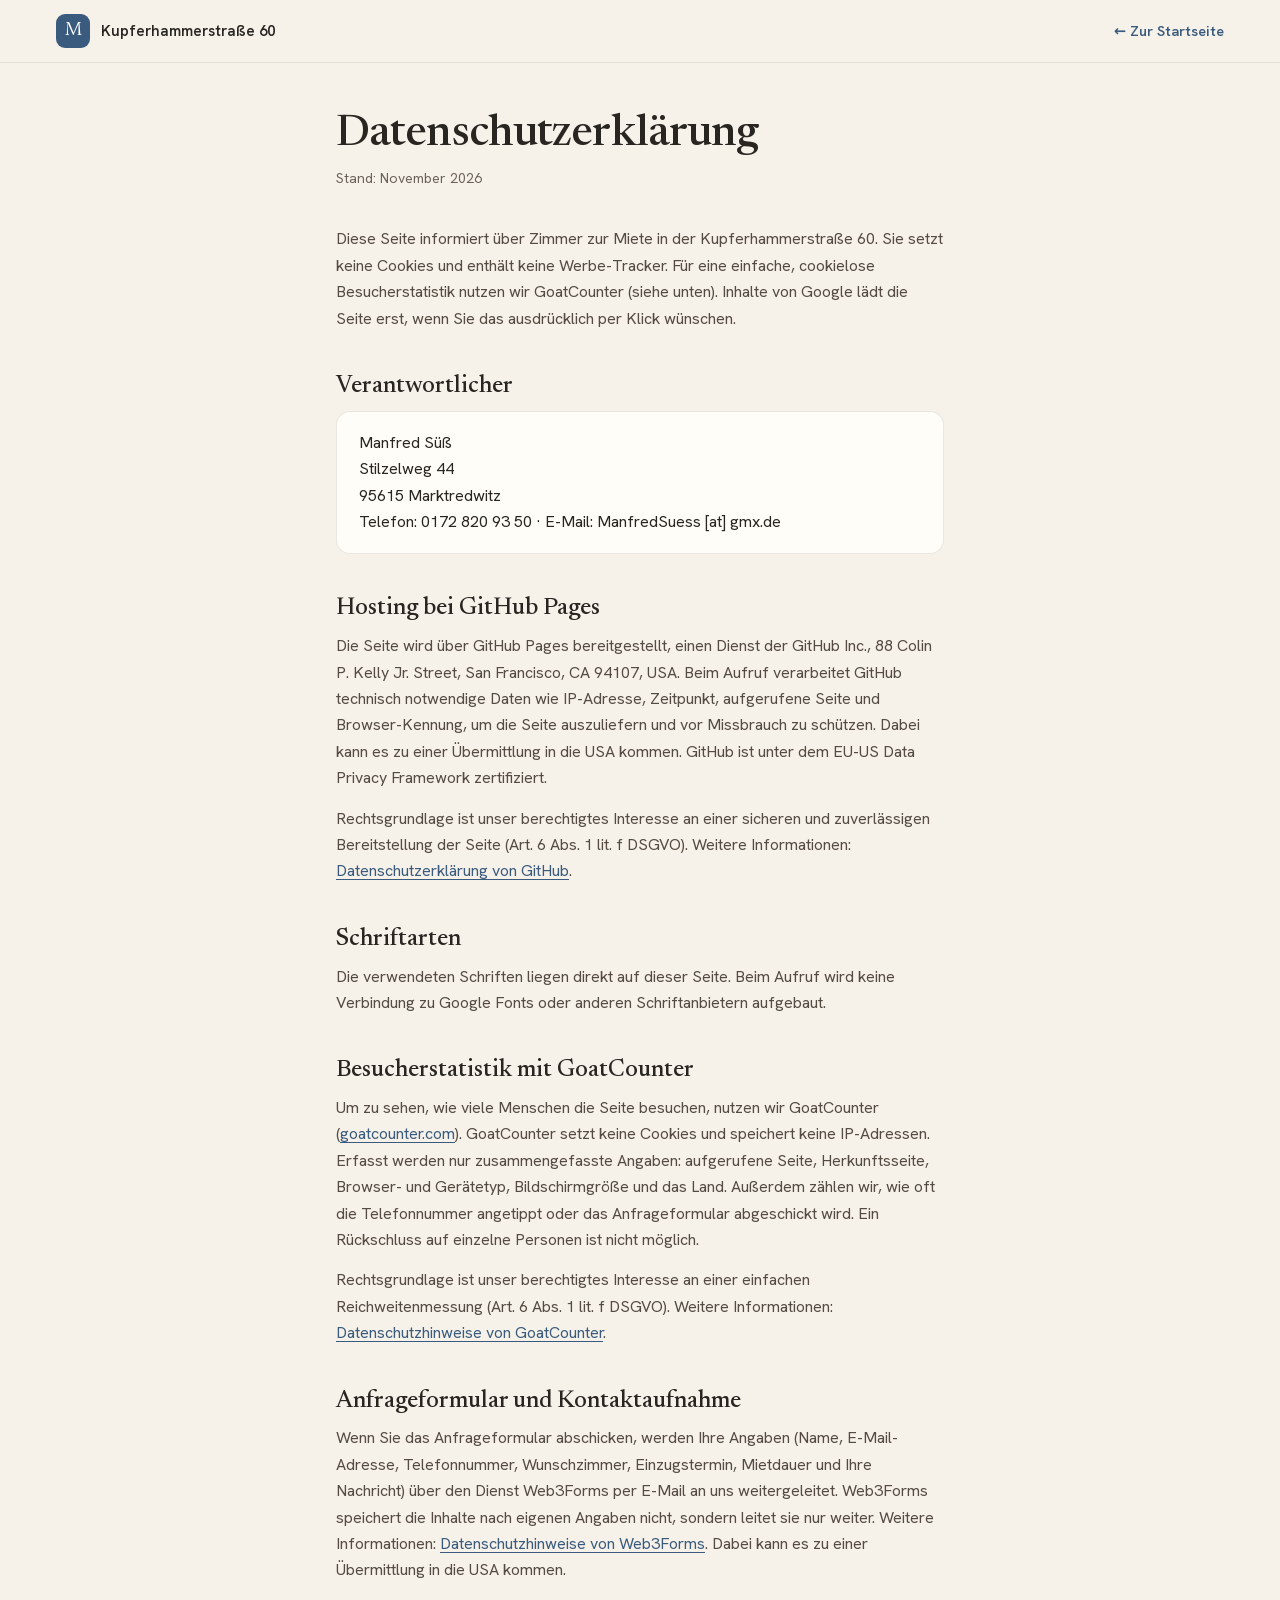
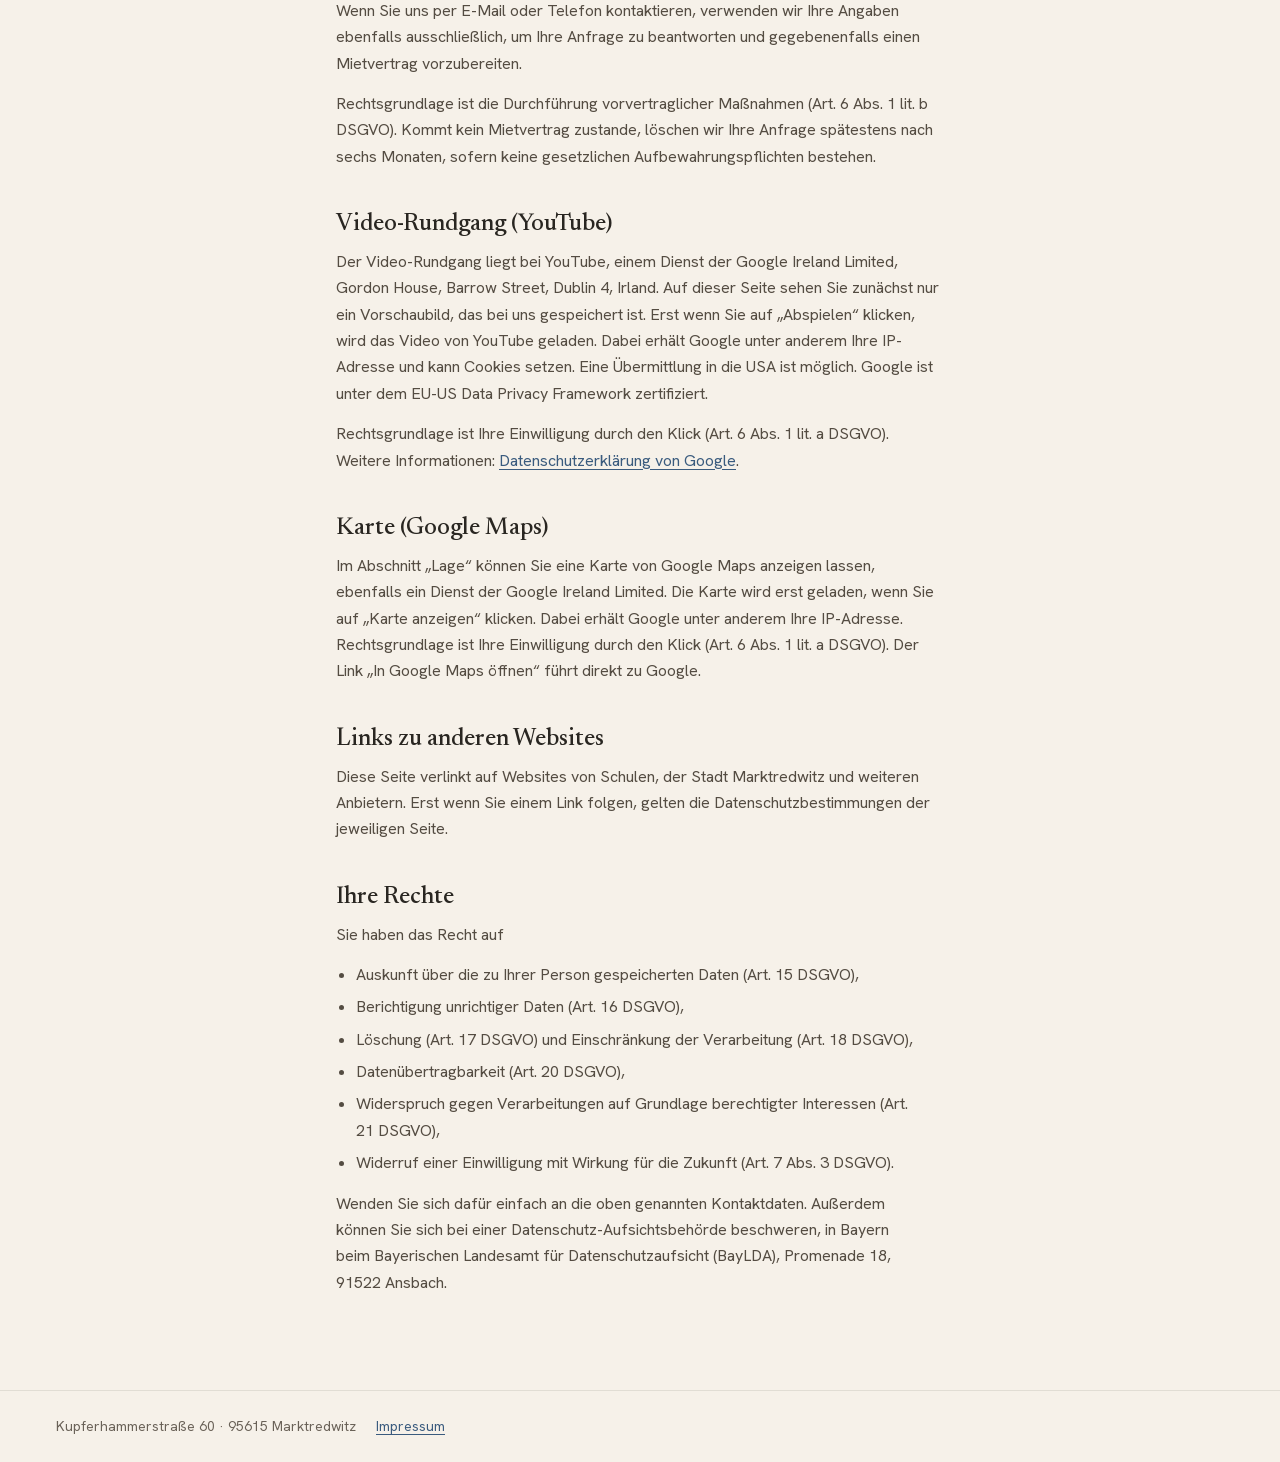
<file: datenschutz.html>
<!DOCTYPE html>
<html lang="de">
<head>
  <meta charset="UTF-8">
  <meta name="viewport" content="width=device-width, initial-scale=1.0">
  <title>Datenschutz – Möblierte Zimmer, Marktredwitz</title>
  <meta name="robots" content="noindex, follow">
  <link rel="icon" href="data:image/svg+xml,<svg xmlns='http://www.w3.org/2000/svg' viewBox='0 0 100 100'><text y='.9em' font-size='90'>🏡</text></svg>">
  <link rel="stylesheet" href="fonts/fonts.css">
  <link rel="stylesheet" href="tokens.css">
  <link rel="stylesheet" href="legal.css">
</head>
<body>
  <header class="top">
    <a href="./" class="brand"><span class="mark">M</span><b>Kupferhammerstraße 60</b></a>
    <a href="./" class="back">← Zur Startseite</a>
  </header>
  <main>
    <h1>Datenschutzerklärung</h1>
    <p class="stand">Stand: November 2026</p>

    <p>Diese Seite informiert über Zimmer zur Miete in der Kupferhammerstraße 60. Sie setzt keine Cookies und enthält keine Werbe-Tracker. Für eine einfache, cookielose Besucherstatistik nutzen wir GoatCounter (siehe unten). Inhalte von Google lädt die Seite erst, wenn Sie das ausdrücklich per Klick wünschen.</p>

    <h2>Verantwortlicher</h2>
    <div class="card">
      <p>Manfred Süß<br>
      Stilzelweg 44<br>
      95615 Marktredwitz<br>
      Telefon: 0172 820 93 50 · E-Mail: ManfredSuess [at] gmx.de</p>
    </div>

    <h2>Hosting bei GitHub Pages</h2>
    <p>Die Seite wird über GitHub Pages bereitgestellt, einen Dienst der GitHub Inc., 88 Colin P. Kelly Jr. Street, San Francisco, CA 94107, USA. Beim Aufruf verarbeitet GitHub technisch notwendige Daten wie IP-Adresse, Zeitpunkt, aufgerufene Seite und Browser-Kennung, um die Seite auszuliefern und vor Missbrauch zu schützen. Dabei kann es zu einer Übermittlung in die USA kommen. GitHub ist unter dem EU-US Data Privacy Framework zertifiziert.</p>
    <p>Rechtsgrundlage ist unser berechtigtes Interesse an einer sicheren und zuverlässigen Bereitstellung der Seite (Art. 6 Abs. 1 lit. f DSGVO). Weitere Informationen: <a href="https://docs.github.com/de/site-policy/privacy-policies/github-general-privacy-statement" target="_blank" rel="noopener">Datenschutzerklärung von GitHub</a>.</p>

    <h2>Schriftarten</h2>
    <p>Die verwendeten Schriften liegen direkt auf dieser Seite. Beim Aufruf wird keine Verbindung zu Google Fonts oder anderen Schriftanbietern aufgebaut.</p>

    <h2>Besucherstatistik mit GoatCounter</h2>
    <p>Um zu sehen, wie viele Menschen die Seite besuchen, nutzen wir GoatCounter (<a href="https://www.goatcounter.com" target="_blank" rel="noopener">goatcounter.com</a>). GoatCounter setzt keine Cookies und speichert keine IP-Adressen. Erfasst werden nur zusammengefasste Angaben: aufgerufene Seite, Herkunftsseite, Browser- und Gerätetyp, Bildschirmgröße und das Land. Außerdem zählen wir, wie oft die Telefonnummer angetippt oder das Anfrageformular abgeschickt wird. Ein Rückschluss auf einzelne Personen ist nicht möglich.</p>
    <p>Rechtsgrundlage ist unser berechtigtes Interesse an einer einfachen Reichweitenmessung (Art. 6 Abs. 1 lit. f DSGVO). Weitere Informationen: <a href="https://www.goatcounter.com/help/privacy" target="_blank" rel="noopener">Datenschutzhinweise von GoatCounter</a>.</p>

    <h2>Anfrageformular und Kontaktaufnahme</h2>
    <p>Wenn Sie das Anfrageformular abschicken, werden Ihre Angaben (Name, E-Mail-Adresse, Telefonnummer, Wunschzimmer, Einzugstermin, Mietdauer und Ihre Nachricht) über den Dienst Web3Forms per E-Mail an uns weitergeleitet. Web3Forms speichert die Inhalte nach eigenen Angaben nicht, sondern leitet sie nur weiter. Weitere Informationen: <a href="https://web3forms.com/privacy" target="_blank" rel="noopener">Datenschutzhinweise von Web3Forms</a>. Dabei kann es zu einer Übermittlung in die USA kommen.</p>
    <p>Wenn Sie uns per E-Mail oder Telefon kontaktieren, verwenden wir Ihre Angaben ebenfalls ausschließlich, um Ihre Anfrage zu beantworten und gegebenenfalls einen Mietvertrag vorzubereiten.</p>
    <p>Rechtsgrundlage ist die Durchführung vorvertraglicher Maßnahmen (Art. 6 Abs. 1 lit. b DSGVO). Kommt kein Mietvertrag zustande, löschen wir Ihre Anfrage spätestens nach sechs Monaten, sofern keine gesetzlichen Aufbewahrungspflichten bestehen.</p>

    <h2>Video-Rundgang (YouTube)</h2>
    <p>Der Video-Rundgang liegt bei YouTube, einem Dienst der Google Ireland Limited, Gordon House, Barrow Street, Dublin 4, Irland. Auf dieser Seite sehen Sie zunächst nur ein Vorschaubild, das bei uns gespeichert ist. Erst wenn Sie auf „Abspielen“ klicken, wird das Video von YouTube geladen. Dabei erhält Google unter anderem Ihre IP-Adresse und kann Cookies setzen. Eine Übermittlung in die USA ist möglich. Google ist unter dem EU-US Data Privacy Framework zertifiziert.</p>
    <p>Rechtsgrundlage ist Ihre Einwilligung durch den Klick (Art. 6 Abs. 1 lit. a DSGVO). Weitere Informationen: <a href="https://policies.google.com/privacy?hl=de" target="_blank" rel="noopener">Datenschutzerklärung von Google</a>.</p>

    <h2>Karte (Google Maps)</h2>
    <p>Im Abschnitt „Lage“ können Sie eine Karte von Google Maps anzeigen lassen, ebenfalls ein Dienst der Google Ireland Limited. Die Karte wird erst geladen, wenn Sie auf „Karte anzeigen“ klicken. Dabei erhält Google unter anderem Ihre IP-Adresse. Rechtsgrundlage ist Ihre Einwilligung durch den Klick (Art. 6 Abs. 1 lit. a DSGVO). Der Link „In Google Maps öffnen“ führt direkt zu Google.</p>

    <h2>Links zu anderen Websites</h2>
    <p>Diese Seite verlinkt auf Websites von Schulen, der Stadt Marktredwitz und weiteren Anbietern. Erst wenn Sie einem Link folgen, gelten die Datenschutzbestimmungen der jeweiligen Seite.</p>

    <h2>Ihre Rechte</h2>
    <p>Sie haben das Recht auf</p>
    <ul>
      <li>Auskunft über die zu Ihrer Person gespeicherten Daten (Art. 15 DSGVO),</li>
      <li>Berichtigung unrichtiger Daten (Art. 16 DSGVO),</li>
      <li>Löschung (Art. 17 DSGVO) und Einschränkung der Verarbeitung (Art. 18 DSGVO),</li>
      <li>Datenübertragbarkeit (Art. 20 DSGVO),</li>
      <li>Widerspruch gegen Verarbeitungen auf Grundlage berechtigter Interessen (Art. 21 DSGVO),</li>
      <li>Widerruf einer Einwilligung mit Wirkung für die Zukunft (Art. 7 Abs. 3 DSGVO).</li>
    </ul>
    <p>Wenden Sie sich dafür einfach an die oben genannten Kontaktdaten. Außerdem können Sie sich bei einer Datenschutz-Aufsichtsbehörde beschweren, in Bayern beim Bayerischen Landesamt für Datenschutzaufsicht (BayLDA), Promenade 18, 91522 Ansbach.</p>
  </main>
  <footer><span>Kupferhammerstraße 60 · 95615 Marktredwitz</span><a href="impressum.html">Impressum</a></footer>
</body>
</html>
</file>
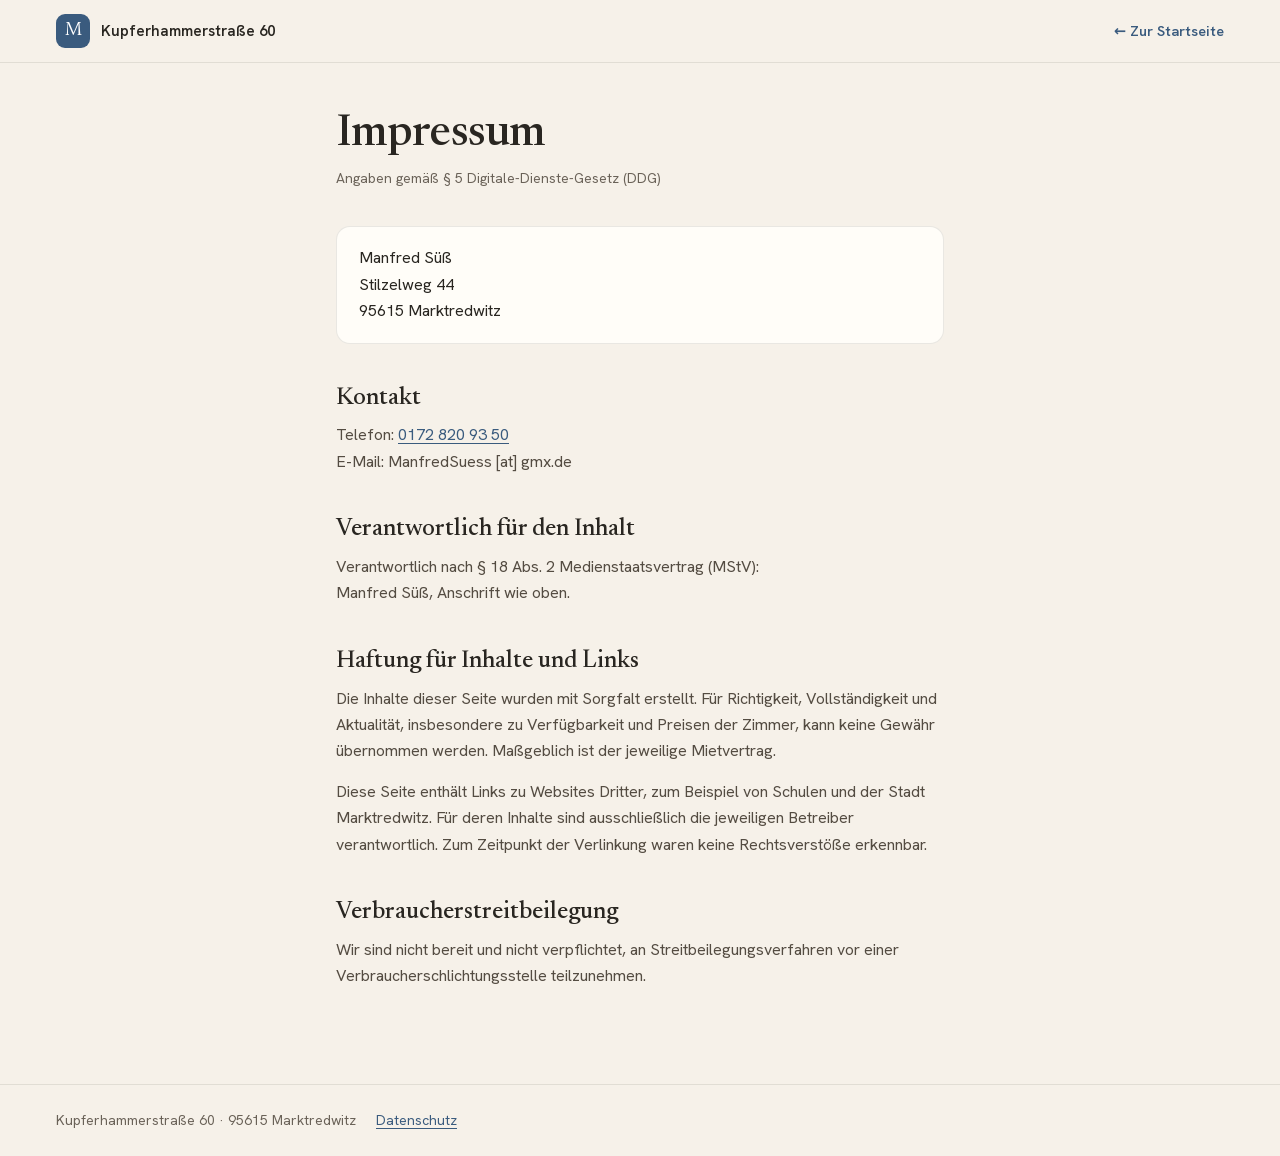
<file: impressum.html>
<!DOCTYPE html>
<html lang="de">
<head>
  <meta charset="UTF-8">
  <meta name="viewport" content="width=device-width, initial-scale=1.0">
  <title>Impressum – Möblierte Zimmer, Marktredwitz</title>
  <meta name="robots" content="noindex, follow">
  <link rel="icon" href="data:image/svg+xml,<svg xmlns='http://www.w3.org/2000/svg' viewBox='0 0 100 100'><text y='.9em' font-size='90'>🏡</text></svg>">
  <link rel="stylesheet" href="fonts/fonts.css">
  <link rel="stylesheet" href="tokens.css">
  <link rel="stylesheet" href="legal.css">
</head>
<body>
  <header class="top">
    <a href="./" class="brand"><span class="mark">M</span><b>Kupferhammerstraße 60</b></a>
    <a href="./" class="back">← Zur Startseite</a>
  </header>
  <main>
    <h1>Impressum</h1>
    <p class="stand">Angaben gemäß § 5 Digitale-Dienste-Gesetz (DDG)</p>

    <div class="card">
      <p>Manfred Süß<br>
      Stilzelweg 44<br>
      95615 Marktredwitz</p>
    </div>

    <h2>Kontakt</h2>
    <p>Telefon: <a href="tel:+491728209350">0172 820 93 50</a><br>
    E-Mail: <span>ManfredSuess [at] gmx.de</span></p>

    <h2>Verantwortlich für den Inhalt</h2>
    <p>Verantwortlich nach § 18 Abs. 2 Medienstaatsvertrag (MStV):<br>
    Manfred Süß, Anschrift wie oben.</p>

    <h2>Haftung für Inhalte und Links</h2>
    <p>Die Inhalte dieser Seite wurden mit Sorgfalt erstellt. Für Richtigkeit, Vollständigkeit und Aktualität, insbesondere zu Verfügbarkeit und Preisen der Zimmer, kann keine Gewähr übernommen werden. Maßgeblich ist der jeweilige Mietvertrag.</p>
    <p>Diese Seite enthält Links zu Websites Dritter, zum Beispiel von Schulen und der Stadt Marktredwitz. Für deren Inhalte sind ausschließlich die jeweiligen Betreiber verantwortlich. Zum Zeitpunkt der Verlinkung waren keine Rechtsverstöße erkennbar.</p>

    <h2>Verbraucherstreitbeilegung</h2>
    <p>Wir sind nicht bereit und nicht verpflichtet, an Streitbeilegungsverfahren vor einer Verbraucherschlichtungsstelle teilzunehmen.</p>
  </main>
  <footer><span>Kupferhammerstraße 60 · 95615 Marktredwitz</span><a href="datenschutz.html">Datenschutz</a></footer>
</body>
</html>
</file>
<file: fonts/fonts.css>
/* Selbst gehostet (vorher Google Fonts). Newsreader und Hanken Grotesk, SIL Open Font License. */
@font-face {
  font-family: 'Hanken Grotesk';
  font-style: normal;
  font-weight: 400;
  font-display: swap;
  src: url(hanken-grotesk-normal-latin-ext-d9a6a0.woff2) format('woff2');
  unicode-range: U+0100-02BA, U+02BD-02C5, U+02C7-02CC, U+02CE-02D7, U+02DD-02FF, U+0304, U+0308, U+0329, U+1D00-1DBF, U+1E00-1E9F, U+1EF2-1EFF, U+2020, U+20A0-20AB, U+20AD-20C4, U+2113, U+2C60-2C7F, U+A720-A7FF;
}
@font-face {
  font-family: 'Hanken Grotesk';
  font-style: normal;
  font-weight: 400;
  font-display: swap;
  src: url(hanken-grotesk-normal-latin-fe1634.woff2) format('woff2');
  unicode-range: U+0000-00FF, U+0131, U+0152-0153, U+02BB-02BC, U+02C6, U+02DA, U+02DC, U+0304, U+0308, U+0329, U+2000-206F, U+20AC, U+2122, U+2191, U+2193, U+2212, U+2215, U+FEFF, U+FFFD;
}
@font-face {
  font-family: 'Hanken Grotesk';
  font-style: normal;
  font-weight: 500;
  font-display: swap;
  src: url(hanken-grotesk-normal-latin-ext-d9a6a0.woff2) format('woff2');
  unicode-range: U+0100-02BA, U+02BD-02C5, U+02C7-02CC, U+02CE-02D7, U+02DD-02FF, U+0304, U+0308, U+0329, U+1D00-1DBF, U+1E00-1E9F, U+1EF2-1EFF, U+2020, U+20A0-20AB, U+20AD-20C4, U+2113, U+2C60-2C7F, U+A720-A7FF;
}
@font-face {
  font-family: 'Hanken Grotesk';
  font-style: normal;
  font-weight: 500;
  font-display: swap;
  src: url(hanken-grotesk-normal-latin-fe1634.woff2) format('woff2');
  unicode-range: U+0000-00FF, U+0131, U+0152-0153, U+02BB-02BC, U+02C6, U+02DA, U+02DC, U+0304, U+0308, U+0329, U+2000-206F, U+20AC, U+2122, U+2191, U+2193, U+2212, U+2215, U+FEFF, U+FFFD;
}
@font-face {
  font-family: 'Hanken Grotesk';
  font-style: normal;
  font-weight: 600;
  font-display: swap;
  src: url(hanken-grotesk-normal-latin-ext-d9a6a0.woff2) format('woff2');
  unicode-range: U+0100-02BA, U+02BD-02C5, U+02C7-02CC, U+02CE-02D7, U+02DD-02FF, U+0304, U+0308, U+0329, U+1D00-1DBF, U+1E00-1E9F, U+1EF2-1EFF, U+2020, U+20A0-20AB, U+20AD-20C4, U+2113, U+2C60-2C7F, U+A720-A7FF;
}
@font-face {
  font-family: 'Hanken Grotesk';
  font-style: normal;
  font-weight: 600;
  font-display: swap;
  src: url(hanken-grotesk-normal-latin-fe1634.woff2) format('woff2');
  unicode-range: U+0000-00FF, U+0131, U+0152-0153, U+02BB-02BC, U+02C6, U+02DA, U+02DC, U+0304, U+0308, U+0329, U+2000-206F, U+20AC, U+2122, U+2191, U+2193, U+2212, U+2215, U+FEFF, U+FFFD;
}
@font-face {
  font-family: 'Hanken Grotesk';
  font-style: normal;
  font-weight: 700;
  font-display: swap;
  src: url(hanken-grotesk-normal-latin-ext-d9a6a0.woff2) format('woff2');
  unicode-range: U+0100-02BA, U+02BD-02C5, U+02C7-02CC, U+02CE-02D7, U+02DD-02FF, U+0304, U+0308, U+0329, U+1D00-1DBF, U+1E00-1E9F, U+1EF2-1EFF, U+2020, U+20A0-20AB, U+20AD-20C4, U+2113, U+2C60-2C7F, U+A720-A7FF;
}
@font-face {
  font-family: 'Hanken Grotesk';
  font-style: normal;
  font-weight: 700;
  font-display: swap;
  src: url(hanken-grotesk-normal-latin-fe1634.woff2) format('woff2');
  unicode-range: U+0000-00FF, U+0131, U+0152-0153, U+02BB-02BC, U+02C6, U+02DA, U+02DC, U+0304, U+0308, U+0329, U+2000-206F, U+20AC, U+2122, U+2191, U+2193, U+2212, U+2215, U+FEFF, U+FFFD;
}
@font-face {
  font-family: 'Newsreader';
  font-style: italic;
  font-weight: 400;
  font-display: swap;
  src: url(newsreader-italic-latin-ext-e36b6b.woff2) format('woff2');
  unicode-range: U+0100-02BA, U+02BD-02C5, U+02C7-02CC, U+02CE-02D7, U+02DD-02FF, U+0304, U+0308, U+0329, U+1D00-1DBF, U+1E00-1E9F, U+1EF2-1EFF, U+2020, U+20A0-20AB, U+20AD-20C4, U+2113, U+2C60-2C7F, U+A720-A7FF;
}
@font-face {
  font-family: 'Newsreader';
  font-style: italic;
  font-weight: 400;
  font-display: swap;
  src: url(newsreader-italic-latin-78bd98.woff2) format('woff2');
  unicode-range: U+0000-00FF, U+0131, U+0152-0153, U+02BB-02BC, U+02C6, U+02DA, U+02DC, U+0304, U+0308, U+0329, U+2000-206F, U+20AC, U+2122, U+2191, U+2193, U+2212, U+2215, U+FEFF, U+FFFD;
}
@font-face {
  font-family: 'Newsreader';
  font-style: italic;
  font-weight: 500;
  font-display: swap;
  src: url(newsreader-italic-latin-ext-e36b6b.woff2) format('woff2');
  unicode-range: U+0100-02BA, U+02BD-02C5, U+02C7-02CC, U+02CE-02D7, U+02DD-02FF, U+0304, U+0308, U+0329, U+1D00-1DBF, U+1E00-1E9F, U+1EF2-1EFF, U+2020, U+20A0-20AB, U+20AD-20C4, U+2113, U+2C60-2C7F, U+A720-A7FF;
}
@font-face {
  font-family: 'Newsreader';
  font-style: italic;
  font-weight: 500;
  font-display: swap;
  src: url(newsreader-italic-latin-78bd98.woff2) format('woff2');
  unicode-range: U+0000-00FF, U+0131, U+0152-0153, U+02BB-02BC, U+02C6, U+02DA, U+02DC, U+0304, U+0308, U+0329, U+2000-206F, U+20AC, U+2122, U+2191, U+2193, U+2212, U+2215, U+FEFF, U+FFFD;
}
@font-face {
  font-family: 'Newsreader';
  font-style: normal;
  font-weight: 400;
  font-display: swap;
  src: url(newsreader-normal-latin-ext-7a09be.woff2) format('woff2');
  unicode-range: U+0100-02BA, U+02BD-02C5, U+02C7-02CC, U+02CE-02D7, U+02DD-02FF, U+0304, U+0308, U+0329, U+1D00-1DBF, U+1E00-1E9F, U+1EF2-1EFF, U+2020, U+20A0-20AB, U+20AD-20C4, U+2113, U+2C60-2C7F, U+A720-A7FF;
}
@font-face {
  font-family: 'Newsreader';
  font-style: normal;
  font-weight: 400;
  font-display: swap;
  src: url(newsreader-normal-latin-f0c28d.woff2) format('woff2');
  unicode-range: U+0000-00FF, U+0131, U+0152-0153, U+02BB-02BC, U+02C6, U+02DA, U+02DC, U+0304, U+0308, U+0329, U+2000-206F, U+20AC, U+2122, U+2191, U+2193, U+2212, U+2215, U+FEFF, U+FFFD;
}
@font-face {
  font-family: 'Newsreader';
  font-style: normal;
  font-weight: 500;
  font-display: swap;
  src: url(newsreader-normal-latin-ext-7a09be.woff2) format('woff2');
  unicode-range: U+0100-02BA, U+02BD-02C5, U+02C7-02CC, U+02CE-02D7, U+02DD-02FF, U+0304, U+0308, U+0329, U+1D00-1DBF, U+1E00-1E9F, U+1EF2-1EFF, U+2020, U+20A0-20AB, U+20AD-20C4, U+2113, U+2C60-2C7F, U+A720-A7FF;
}
@font-face {
  font-family: 'Newsreader';
  font-style: normal;
  font-weight: 500;
  font-display: swap;
  src: url(newsreader-normal-latin-f0c28d.woff2) format('woff2');
  unicode-range: U+0000-00FF, U+0131, U+0152-0153, U+02BB-02BC, U+02C6, U+02DA, U+02DC, U+0304, U+0308, U+0329, U+2000-206F, U+20AC, U+2122, U+2191, U+2193, U+2212, U+2215, U+FEFF, U+FFFD;
}
@font-face {
  font-family: 'Newsreader';
  font-style: normal;
  font-weight: 600;
  font-display: swap;
  src: url(newsreader-normal-latin-ext-7a09be.woff2) format('woff2');
  unicode-range: U+0100-02BA, U+02BD-02C5, U+02C7-02CC, U+02CE-02D7, U+02DD-02FF, U+0304, U+0308, U+0329, U+1D00-1DBF, U+1E00-1E9F, U+1EF2-1EFF, U+2020, U+20A0-20AB, U+20AD-20C4, U+2113, U+2C60-2C7F, U+A720-A7FF;
}
@font-face {
  font-family: 'Newsreader';
  font-style: normal;
  font-weight: 600;
  font-display: swap;
  src: url(newsreader-normal-latin-f0c28d.woff2) format('woff2');
  unicode-range: U+0000-00FF, U+0131, U+0152-0153, U+02BB-02BC, U+02C6, U+02DA, U+02DC, U+0304, U+0308, U+0329, U+2000-206F, U+20AC, U+2122, U+2191, U+2193, U+2212, U+2215, U+FEFF, U+FFFD;
}
</file>
<file: tokens.css>
/* Gemeinsame Gestaltungswerte für alle Seiten (Startseite, Impressum, Datenschutz). */
:root{
  /* Flächen */
  --bg:#f6f1e9; --bg-rgb:246 241 233;
  --surface:#fffdf8; --surface-2:#efe9df; --surface-3:#eef2ee;
  --field:#fff;            /* Eingabefelder und Grundriss-Hintergrund */
  --photo-bg:#e6ddcd;      /* Platzhalter, solange ein Foto lädt */
  --night:#1f2730;         /* Fußzeile, Video-Hintergrund */
  --scrim:rgb(18 22 27 / 0.92);

  /* Text */
  --ink:#292621; --ink-rgb:41 38 33;
  --ink-soft:#544c42;
  --muted:#6a6258;
  --muted-2:#73695d;       /* mind. 5,2:1 auf --surface */

  /* Akzent und Status */
  --accent:#3a5b7e; --accent-rgb:58 91 126; --accent-dark:#2b4663;
  --ok:#5e8c5a; --ok-ink:#3e6b3a;
  --danger-bg:#f7e3e0; --danger-ink:#8c2a20;

  /* Linien */
  --border:rgb(var(--ink-rgb) / 0.10);
  --rule:rgb(var(--ink-rgb) / 0.07);

  /* Schrift */
  --serif:'Newsreader',Georgia,serif;
  --sans:'Hanken Grotesk',system-ui,-apple-system,sans-serif;
}

::selection{ background:var(--accent); color:#fff; }
:focus-visible{ outline:3px solid var(--accent); outline-offset:3px; }
html{ caret-color:var(--accent); accent-color:var(--accent); }
</file>
<file: legal.css>
/* Gemeinsamer Stil für Impressum und Datenschutz. Farben und Schriften kommen aus tokens.css. */
*{ box-sizing:border-box; }
body{ margin:0; background:var(--bg); color:var(--ink); font-family:var(--sans); font-size:16px; line-height:1.65; -webkit-font-smoothing:antialiased; }
a{ color:var(--accent); text-underline-offset:0.18em; }
p, li{ text-wrap:pretty; }
h1, h2{ text-wrap:balance; }
.top{ display:flex; align-items:center; justify-content:space-between; gap:16px; padding:14px clamp(16px,5vw,56px); border-bottom:1px solid var(--border); }
.brand{ display:flex; align-items:center; gap:11px; color:var(--ink); text-decoration:none; }
.brand .mark{ display:grid; place-items:center; width:34px; height:34px; border-radius:9px; background:var(--accent); color:#fff; font-family:var(--serif); font-size:18px; line-height:1; }
.brand b{ font-weight:600; font-size:15px; }
.back{ font-size:14.5px; font-weight:600; text-decoration:none; }
main{ max-width:42em; margin:0 auto; padding:48px clamp(16px,5vw,32px) 80px; }
h1{ font-family:var(--serif); font-weight:500; font-size:clamp(32px,5vw,44px); line-height:1.1; letter-spacing:-0.02em; margin:0 0 8px; }
.stand{ color:var(--muted); font-size:14px; margin:0 0 36px; }
h2{ font-family:var(--serif); font-weight:500; font-size:24px; line-height:1.2; margin:40px 0 10px; }
h3{ font-size:16px; font-weight:600; margin:24px 0 6px; }
p, ul{ margin:0 0 14px; color:var(--ink-soft); }
ul{ padding-left:20px; }
li{ margin-bottom:6px; }
.card{ background:var(--surface); border:1px solid var(--border); border-radius:14px; padding:18px 22px; margin:0 0 14px; }
.card p{ margin:0; color:var(--ink); }
footer{ border-top:1px solid var(--border); padding:24px clamp(16px,5vw,56px); font-size:14px; color:var(--muted); display:flex; flex-wrap:wrap; gap:8px 20px; }
</file>
